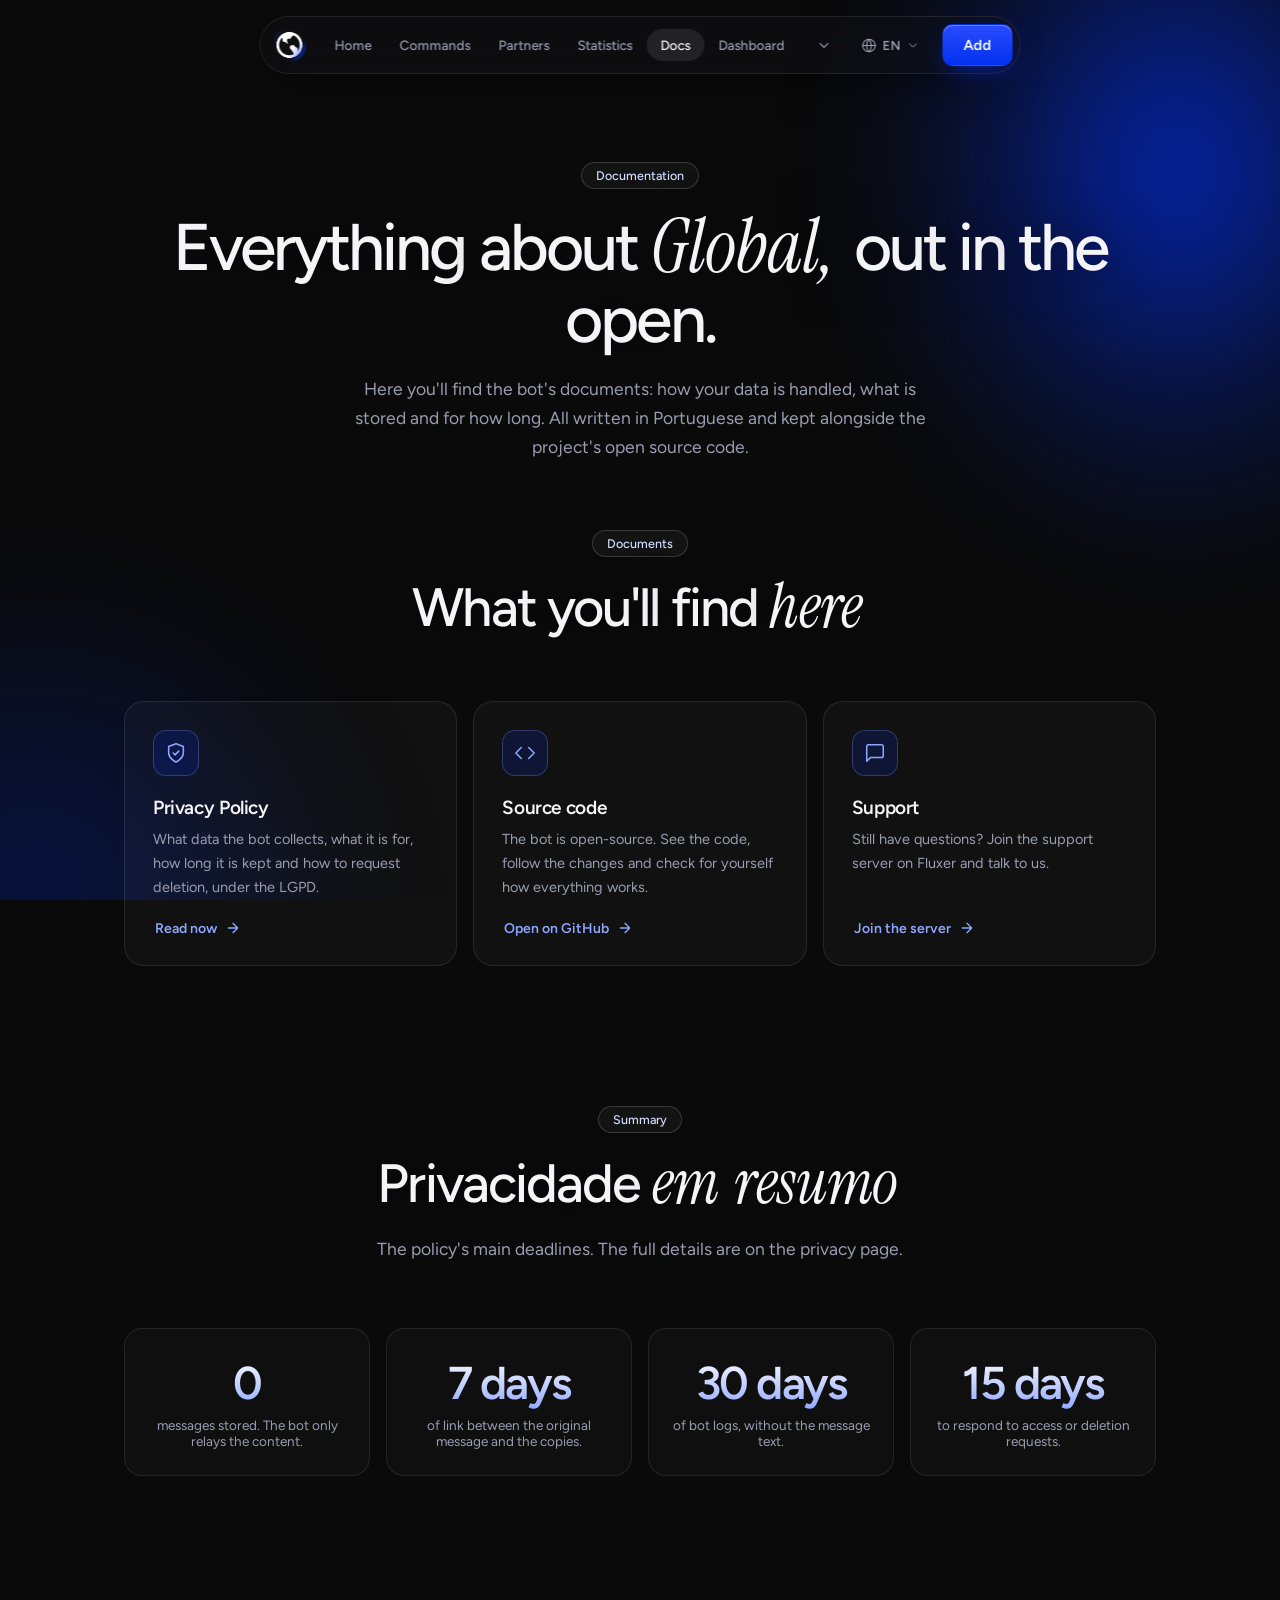
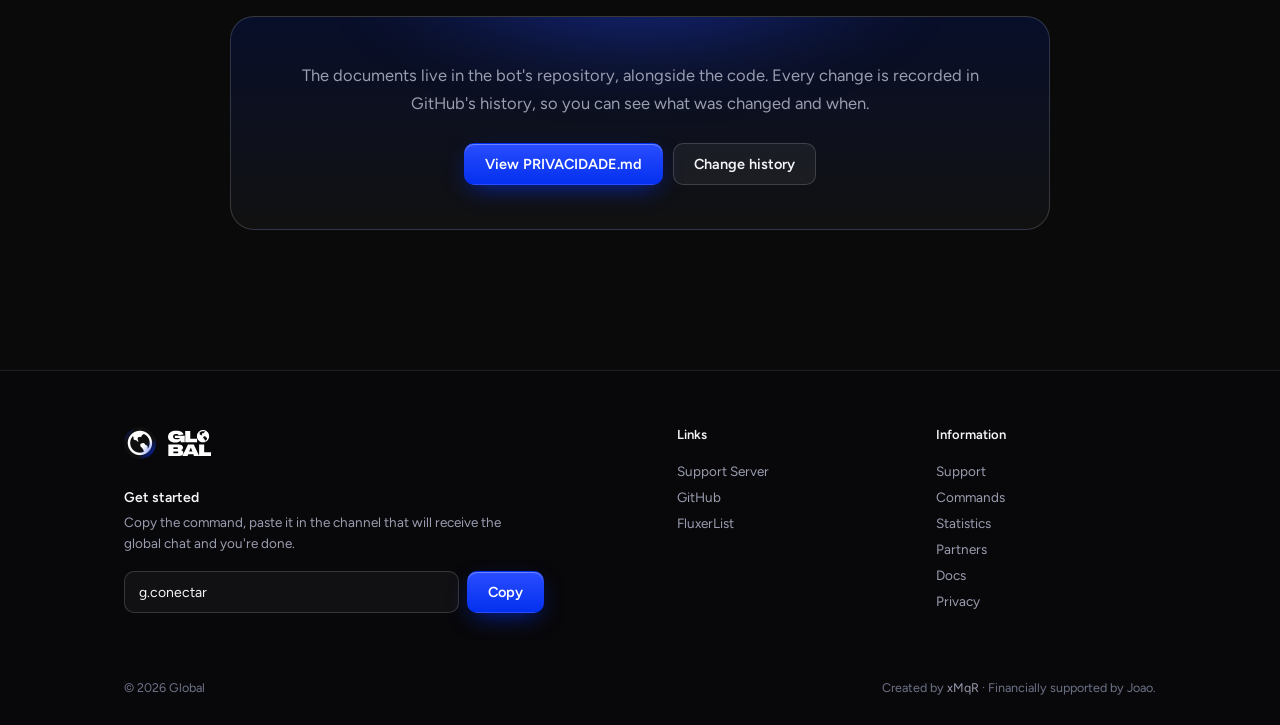
<file: docs/index.html>
<!DOCTYPE html>
<html lang="pt-BR">
<head>
<meta charset="UTF-8">
<meta name="viewport" content="width=device-width, initial-scale=1">
<meta name="description" content="Documentação do Global: privacidade, código aberto e suporte.">
<meta name="theme-color" content="#0a0a0a">
<meta property="og:type" content="website">
<meta property="og:site_name" content="Global">
<meta property="og:title" content="Documentação · Global">
<meta property="og:description" content="Documentação do Global: privacidade, código aberto e suporte.">
<meta property="og:url" content="https://docs.globalbot.site/">
<meta property="og:image" content="https://globalbot.site/assets/og.png">
<meta property="og:image:width" content="1200">
<meta property="og:image:height" content="630">
<meta name="twitter:card" content="summary_large_image">
<meta name="twitter:image" content="https://globalbot.site/assets/og.png">
<title>Documentação · Global</title>
<link rel="icon" type="image/png" href="assets/global.png">
<link rel="preconnect" href="https://fonts.googleapis.com">
<link rel="preconnect" href="https://fonts.gstatic.com" crossorigin>
<link href="https://fonts.googleapis.com/css2?family=Figtree:wght@400;500;600;700;800&family=Instrument+Serif:ital@0;1&display=swap" rel="stylesheet">
<link rel="stylesheet" href="css/core.css">
<link rel="stylesheet" href="css/docs.css">
<style id="more-css">
.more{position:relative;margin-left:2px}
.more-btn{display:grid;place-items:center;width:34px;height:34px;border-radius:50%;color:var(--muted);transition:color .25s ease,background .25s ease}
.more-btn:hover,.more.open .more-btn{color:var(--ink);background:rgba(255,255,255,.08)}
.more-btn .chev{width:15px;height:15px;fill:none;stroke:currentColor;stroke-width:2;stroke-linecap:round;stroke-linejoin:round;transition:transform .4s var(--ease)}
.more.open .chev{transform:rotate(180deg)}
.more-menu{position:absolute;top:calc(100% + 14px);right:-40px;width:230px;padding:8px;border-radius:16px;background:rgba(14,14,18,.97);border:1px solid var(--line-2);backdrop-filter:blur(18px);-webkit-backdrop-filter:blur(18px);box-shadow:0 24px 60px -20px rgba(0,0,0,.8);opacity:0;transform:translateY(-8px) scale(.96);transform-origin:top right;pointer-events:none;transition:opacity .25s ease,transform .35s var(--ease);z-index:90}
.more.open .more-menu{opacity:1;transform:none;pointer-events:auto}
.more-title{display:block;padding:8px 12px 6px;font-size:11px;font-weight:600;letter-spacing:.08em;text-transform:uppercase;color:var(--muted);opacity:.7}
.more-menu a{display:flex;align-items:center;justify-content:space-between;padding:10px 12px;border-radius:10px;font-size:14px;color:var(--muted);opacity:0;transform:translateY(-4px);transition:background .2s ease,color .2s ease,padding .3s var(--ease),opacity .3s ease,transform .35s var(--ease)}
.more.open .more-menu a{opacity:1;transform:none;transition-delay:calc(var(--i)*28ms)}
.more-menu a:hover{background:rgba(255,255,255,.08);color:var(--ink);padding-left:16px;transition-delay:0s}
.more-menu a svg{width:14px;height:14px;fill:none;stroke:currentColor;stroke-width:2;stroke-linecap:round;stroke-linejoin:round;opacity:.6}
@media (max-width:980px){.more-menu{right:auto;left:-8px;transform-origin:top left}}
</style>
</head>
<body>
<div class="ambient"></div>
<div class="cursor" id="cursor"></div>
<div class="progress" id="progress"></div>

<nav class="nav" id="nav" aria-label="Principal">
  <a class="brand" href="https://globalbot.site/" aria-label="Global — início"><img src="assets/icon.svg" alt="Global" width="34" height="34"></a>
  <div class="nav-links" id="nav-links">
    <span class="nav-ind" id="nav-ind"></span>
    <a href="https://globalbot.site/">Início</a>
    <a href="https://globalbot.site/comandos">Comandos</a>
    <a href="https://globalbot.site/parceiros">Parceiros</a>
    <a href="https://globalbot.site/estatisticas">Estatísticas</a>
    <a href="https://docs.globalbot.site" class="active">Docs</a>
    <a href="https://dash.globalbot.site">Painel</a>
  </div>
  <div class="more" id="more">
    <button class="more-btn" id="more-btn" type="button" aria-haspopup="true" aria-expanded="false" aria-controls="more-menu" aria-label="Mais páginas"><svg class="chev" viewBox="0 0 24 24" aria-hidden="true"><path d="m6 9 6 6 6-6"/></svg></button>
    <div class="more-menu" id="more-menu" role="menu" aria-label="Mais páginas">
      <span class="more-title">Páginas</span>
      <a role="menuitem" style="--i:0" href="https://globalbot.site/">Início</a>
      <a role="menuitem" style="--i:1" href="https://globalbot.site/comandos">Comandos</a>
      <a role="menuitem" style="--i:2" href="https://globalbot.site/parceiros">Parceiros</a>
      <a role="menuitem" style="--i:3" href="https://globalbot.site/estatisticas">Estatísticas</a>
      <a role="menuitem" style="--i:4" href="https://docs.globalbot.site">Docs</a>
      <a role="menuitem" style="--i:5" href="https://dash.globalbot.site">Painel</a>
      <a role="menuitem" style="--i:6" href="https://support.globalbot.site">Suporte</a>
      <a role="menuitem" style="--i:7" href="https://globalbot.site/privacidade">Privacidade</a>
      <a role="menuitem" style="--i:8" href="https://fluxerlist.com/bots/global" target="_blank" rel="noopener noreferrer">FluxerList<svg viewBox="0 0 24 24" aria-hidden="true"><path d="M7 17 17 7M8 7h9v9"/></svg></a>
    </div>
  </div>
  <div class="lang" id="lang">
    <button class="lang-btn" id="lang-btn" type="button" aria-haspopup="listbox" aria-expanded="false" aria-controls="lang-menu" aria-label="Idioma"><svg viewBox="0 0 24 24" aria-hidden="true"><circle cx="12" cy="12" r="10"/><path d="M2 12h20"/><path d="M12 2a15 15 0 0 1 0 20 15 15 0 0 1 0-20Z"/></svg><span id="lang-cur">PT</span><svg class="chev" viewBox="0 0 24 24" aria-hidden="true"><path d="m6 9 6 6 6-6"/></svg></button>
    <ul class="lang-menu" id="lang-menu" role="listbox" aria-label="Idioma">
      <li><button type="button" role="option" data-lang="pt" aria-selected="true">Português</button></li>
      <li><button type="button" role="option" data-lang="en" aria-selected="false">English</button></li>
      <li><button type="button" role="option" data-lang="es" aria-selected="false">Español</button></li>
    </ul>
  </div>
  <a class="btn btn-primary" data-magnetic href="https://web.fluxer.app/oauth2/authorize?client_id=1562253521942745089&amp;scope=bot&amp;permissions=4503600164629568">Adicionar</a>
  <button class="nav-toggle" id="nav-toggle" type="button" aria-label="Abrir menu" aria-expanded="false" aria-controls="nav-links"><span></span></button>
</nav>

<main class="page">
  <section class="hero phero2">
    <div class="wrap">
      <span class="label" data-reveal="up">Documentação</span>
      <h1 data-split>Tudo sobre o <em>Global,</em> às claras.</h1>
      <p class="lead" data-reveal="up" style="--d:380ms">Aqui ficam os documentos do bot: como os seus dados são tratados, o que é guardado e por quanto tempo. Tudo escrito em português e mantido junto com o código aberto do projeto.</p>
    </div>
  </section>

  <section class="section" style="padding-top:20px" id="documentos">
    <div class="wrap">
      <div class="head center">
        <span class="label" data-reveal="up">Documentos</span>
        <h2 class="title" data-split>O que você encontra <em>por aqui</em></h2>
      </div>
      <div class="doc-grid">
        <a class="card doc-card" data-tilt data-reveal="tilt" style="--d:0ms" href="/privacidade"><div class="ico"><svg viewBox="0 0 24 24"><path d="M12 22s8-4 8-10V5l-8-3-8 3v7c0 6 8 10 8 10Z"/><path d="m9 12 2 2 4-4"/></svg></div><h3>Política de Privacidade</h3><p>Quais dados o bot coleta, para que servem, por quanto tempo ficam guardados e como pedir a exclusão, conforme a LGPD.</p><span class="more">Ler agora <svg viewBox="0 0 24 24" aria-hidden="true"><path d="M5 12h14M12 5l7 7-7 7"/></svg></span></a>
        <a class="card doc-card" data-tilt data-reveal="tilt" style="--d:90ms" href="https://github.com/Global-APP/global" target="_blank" rel="noopener noreferrer"><div class="ico"><svg viewBox="0 0 24 24"><path d="m16 18 6-6-6-6"/><path d="m8 6-6 6 6 6"/></svg></div><h3>Código-fonte</h3><p>O bot é open-source. Veja o código, acompanhe as mudanças e confira por conta própria como tudo funciona.</p><span class="more">Abrir no GitHub <svg viewBox="0 0 24 24" aria-hidden="true"><path d="M5 12h14M12 5l7 7-7 7"/></svg></span></a>
        <a class="card doc-card" data-tilt data-reveal="tilt" style="--d:180ms" href="https://fluxer.gg/hDYAW1OU" target="_blank" rel="noopener noreferrer"><div class="ico"><svg viewBox="0 0 24 24"><path d="M21 15a2 2 0 0 1-2 2H7l-4 4V5a2 2 0 0 1 2-2h14a2 2 0 0 1 2 2Z"/></svg></div><h3>Suporte</h3><p>Ficou com alguma dúvida? Entre no servidor de suporte no Fluxer e fale com a gente.</p><span class="more">Entrar no servidor <svg viewBox="0 0 24 24" aria-hidden="true"><path d="M5 12h14M12 5l7 7-7 7"/></svg></span></a>
      </div>
    </div>
  </section>

  <section class="section" style="padding-top:0" id="resumo">
    <div class="wrap">
      <div class="head center">
        <span class="label" data-reveal="up">Resumo</span>
        <h2 class="title" data-split>Privacidade <em>em resumo</em></h2>
        <p class="lead" data-reveal="up" style="--d:300ms">Os prazos principais da política. Os detalhes completos estão na página de privacidade.</p>
      </div>
      <div class="stats">
        <div class="stat" data-reveal="zoom"><b>0</b><span>mensagens guardadas. O bot só retransmite o conteúdo.</span></div>
        <div class="stat" data-reveal="zoom" style="--d:90ms"><b>7 dias</b><span>de vínculo entre a mensagem original e as cópias.</span></div>
        <div class="stat" data-reveal="zoom" style="--d:180ms"><b>30 dias</b><span>de registros do bot, sem o texto das mensagens.</span></div>
        <div class="stat" data-reveal="zoom" style="--d:270ms"><b>15 dias</b><span>para responder pedidos de acesso ou exclusão.</span></div>
      </div>
    </div>
  </section>

  <section class="section" style="padding-top:0" id="aberto">
    <div class="wrap">
      <div class="open-box" data-reveal="up">
        <p>Os documentos ficam no repositório do bot, junto com o código. Cada mudança fica registrada no histórico do GitHub, então você pode ver o que foi alterado e quando.</p>
        <div class="acts">
          <a class="btn btn-primary" data-magnetic href="https://github.com/Global-APP/global/blob/main/PRIVACIDADE.md" target="_blank" rel="noopener noreferrer">Ver PRIVACIDADE.md</a>
          <a class="btn btn-line" href="https://github.com/Global-APP/global/commits/main/PRIVACIDADE.md" target="_blank" rel="noopener noreferrer">Histórico de mudanças</a>
        </div>
      </div>
    </div>
  </section>
</main>

<footer class="footer">
  <div class="foot">
    <div class="foot-brand">
      <div class="logo-row"><img class="mark" src="assets/icon.svg" alt="" width="32" height="32"><img class="word" src="assets/wordmark.svg" alt="Global" width="43" height="26"></div>
      <h4>Comece agora</h4>
      <p>Copie o comando, cole no canal que vai receber o chat global e pronto.</p>
      <form class="copy" id="copy-form">
        <input id="copy-input" type="text" value="g.conectar" readonly aria-label="Comando para conectar">
        <button class="btn btn-primary" type="submit" id="copy-btn">Copiar</button>
      </form>
    </div>
    <div class="foot-col"><h5>Links</h5><a href="https://fluxer.gg/hDYAW1OU">Servidor de Suporte</a><a href="https://github.com/Global-APP/global">GitHub</a><a href="https://fluxerlist.com/bots/global">FluxerList</a></div>
    <div class="foot-col"><h5>Informações</h5><a href="https://support.globalbot.site">Suporte</a><a href="https://globalbot.site/comandos">Comandos</a><a href="https://globalbot.site/estatisticas">Estatísticas</a><a href="https://globalbot.site/parceiros">Parceiros</a><a href="https://docs.globalbot.site">Docs</a><a href="https://globalbot.site/privacidade">Privacidade</a></div>
  </div>
  <div class="foot-bottom"><span>© <span id="year">2026</span> Global</span><span>Criado por <a href="https://github.com/Global-APP/global">xMqR</a> · Apoiado financeiramente por Joao.</span></div>
</footer>


<button class="top" id="top" type="button" aria-label="Voltar ao topo"><svg viewBox="0 0 24 24"><path d="M12 19V5M5 12l7-7 7 7"/></svg></button>
<div class="toast" id="toast" role="status" aria-live="polite"></div>
<script src="js/i18n-data.js" defer></script>
<script src="js/i18n.js" defer></script>
<script src="js/add-modal.js" defer></script>
<script src="js/core.js" defer></script>
<script id="more-js">
(function () {
  var box = document.getElementById('more');
  var btn = document.getElementById('more-btn');
  if (!box || !btn) return;
  function set(open) { box.classList.toggle('open', open); btn.setAttribute('aria-expanded', String(open)); }
  btn.addEventListener('click', function (e) { e.stopPropagation(); set(!box.classList.contains('open')); });
  document.addEventListener('click', function (e) { if (!box.contains(e.target)) set(false); });
  document.addEventListener('keydown', function (e) { if (e.key === 'Escape') set(false); });
  var lang = document.getElementById('lang-btn');
  if (lang) lang.addEventListener('click', function () { set(false); });
})();
</script>
</body>
</html>
</file>
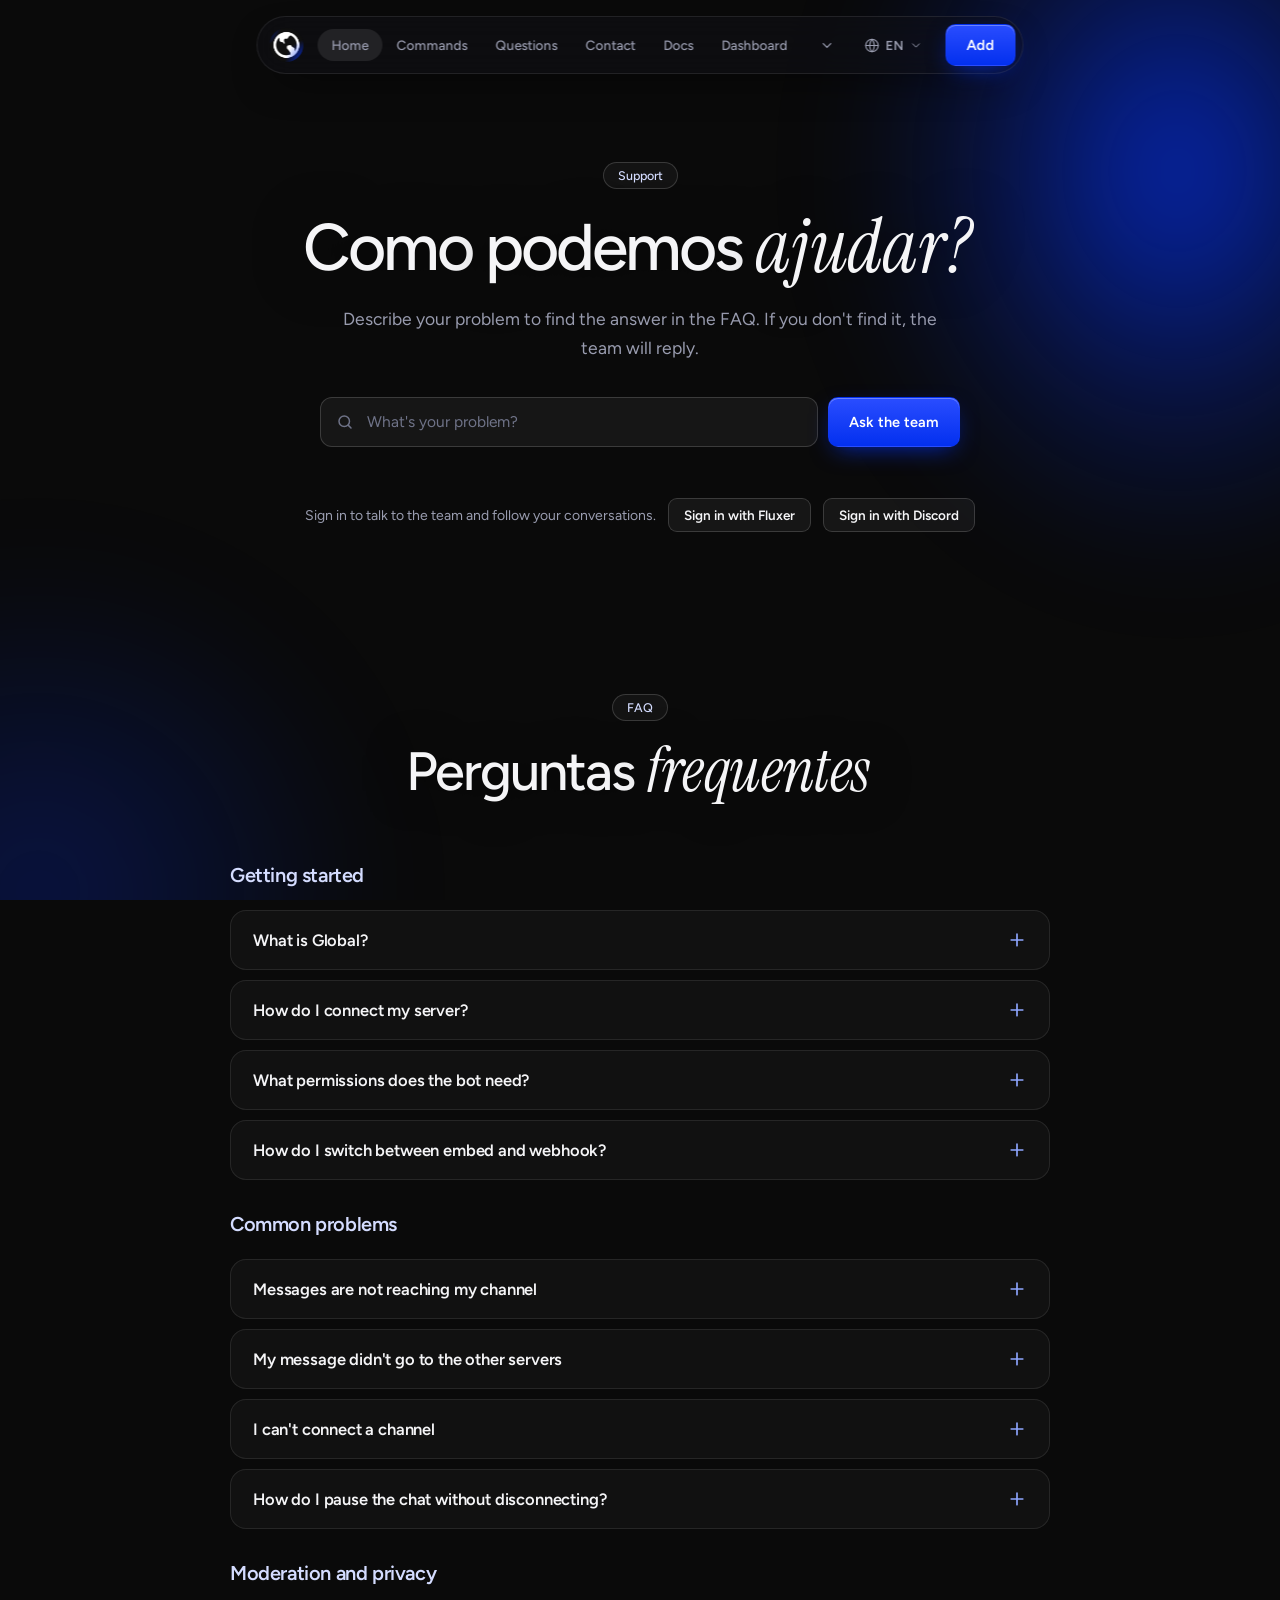
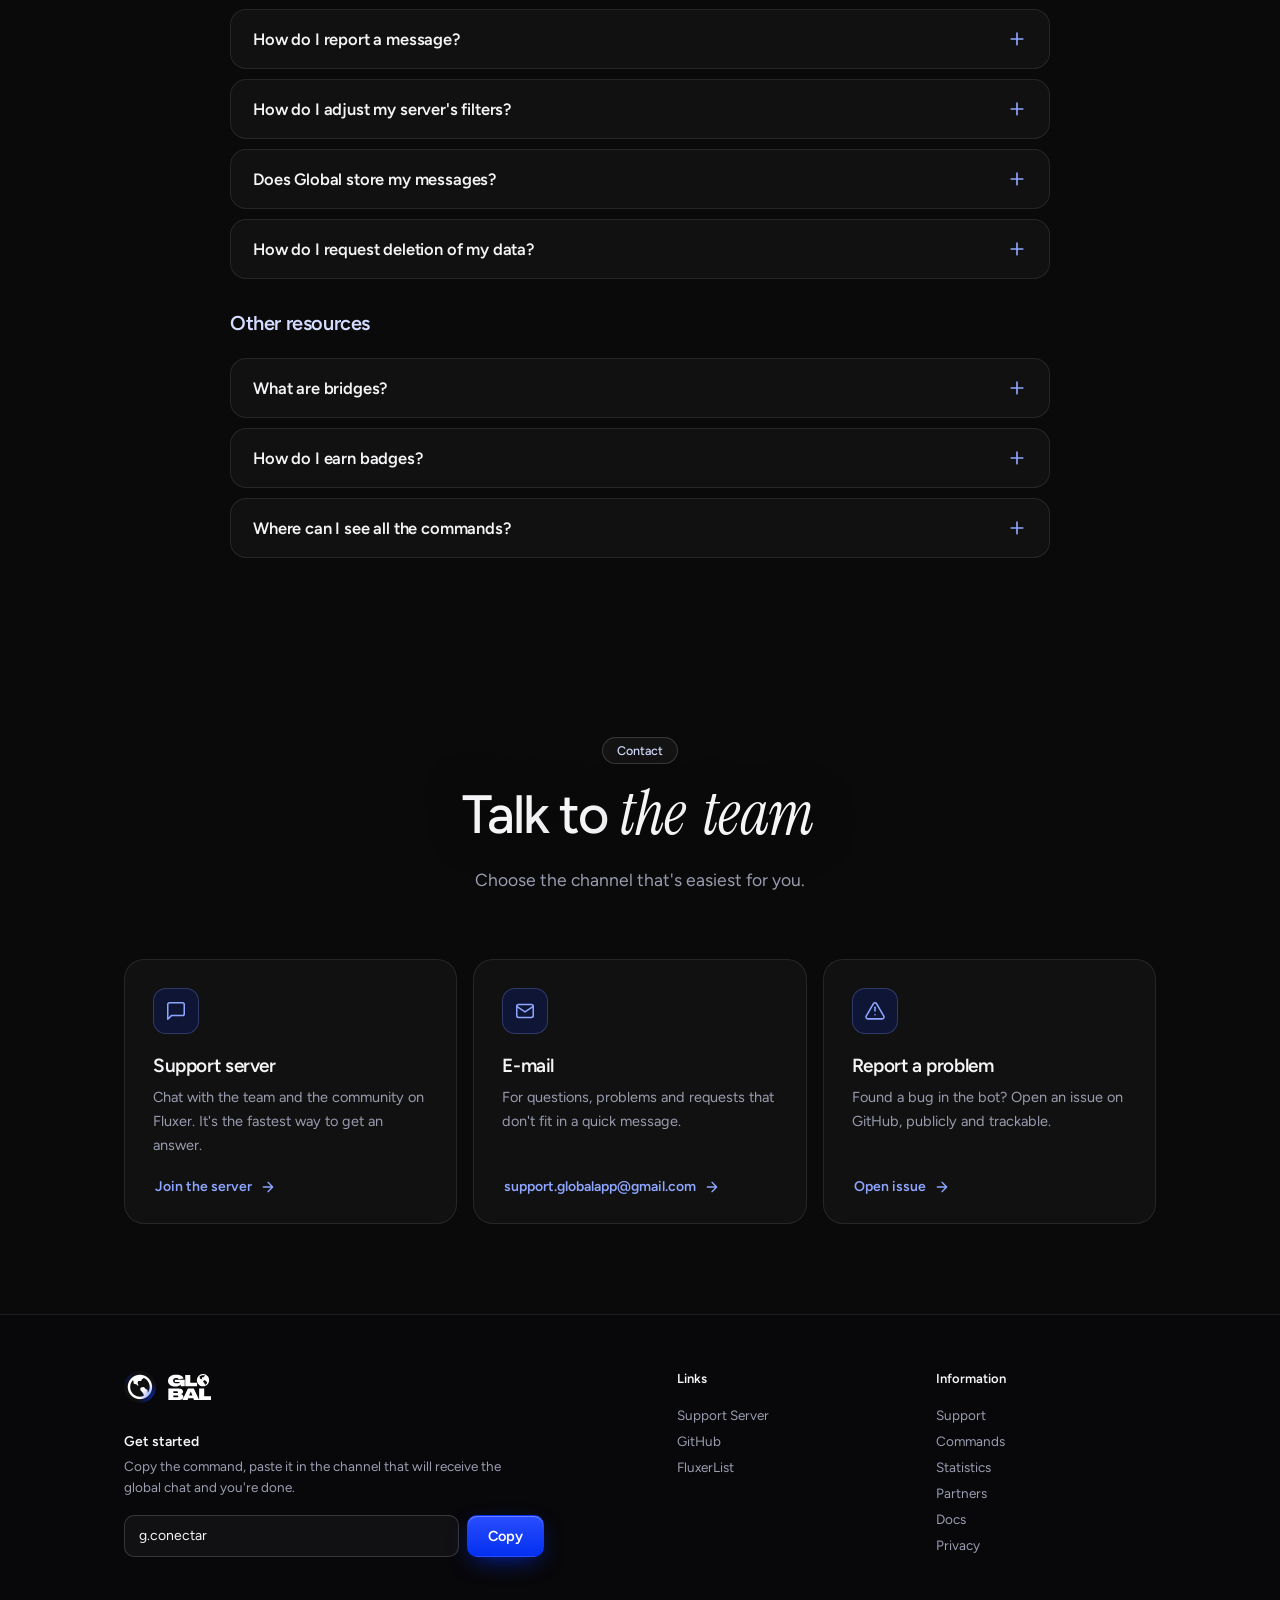
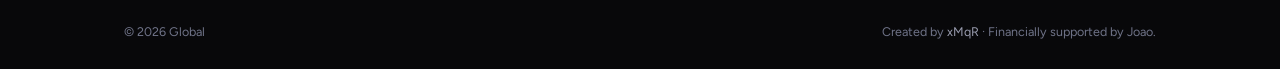
<file: support/index.html>
<!DOCTYPE html>
<html lang="pt-BR">
<head>
<meta charset="UTF-8">
<meta name="viewport" content="width=device-width, initial-scale=1">
<meta name="description" content="Central de suporte do Global: perguntas frequentes e contato com a equipe.">
<meta name="theme-color" content="#0a0a0a">
<meta property="og:type" content="website">
<meta property="og:site_name" content="Global">
<meta property="og:title" content="Suporte · Global">
<meta property="og:description" content="Central de suporte do Global: perguntas frequentes e contato com a equipe.">
<meta property="og:url" content="https://support.globalbot.site/">
<meta property="og:image" content="https://globalbot.site/assets/og.png">
<meta property="og:image:width" content="1200">
<meta property="og:image:height" content="630">
<meta name="twitter:card" content="summary_large_image">
<meta name="twitter:image" content="https://globalbot.site/assets/og.png">
<title>Suporte · Global</title>
<link rel="icon" type="image/png" href="assets/global.png">
<link rel="preconnect" href="https://fonts.googleapis.com">
<link rel="preconnect" href="https://fonts.gstatic.com" crossorigin>
<link href="https://fonts.googleapis.com/css2?family=Figtree:wght@400;500;600;700;800&family=Instrument+Serif:ital@0;1&display=swap" rel="stylesheet">
<link rel="stylesheet" href="css/core.css">
<link rel="stylesheet" href="css/support.css">
<style id="more-css">
.more{position:relative;margin-left:2px}
.more-btn{display:grid;place-items:center;width:34px;height:34px;border-radius:50%;color:var(--muted);transition:color .25s ease,background .25s ease}
.more-btn:hover,.more.open .more-btn{color:var(--ink);background:rgba(255,255,255,.08)}
.more-btn .chev{width:15px;height:15px;fill:none;stroke:currentColor;stroke-width:2;stroke-linecap:round;stroke-linejoin:round;transition:transform .4s var(--ease)}
.more.open .chev{transform:rotate(180deg)}
.more-menu{position:absolute;top:calc(100% + 14px);right:-40px;width:230px;padding:8px;border-radius:16px;background:rgba(14,14,18,.97);border:1px solid var(--line-2);backdrop-filter:blur(18px);-webkit-backdrop-filter:blur(18px);box-shadow:0 24px 60px -20px rgba(0,0,0,.8);opacity:0;transform:translateY(-8px) scale(.96);transform-origin:top right;pointer-events:none;transition:opacity .25s ease,transform .35s var(--ease);z-index:90}
.more.open .more-menu{opacity:1;transform:none;pointer-events:auto}
.more-title{display:block;padding:8px 12px 6px;font-size:11px;font-weight:600;letter-spacing:.08em;text-transform:uppercase;color:var(--muted);opacity:.7}
.more-menu a{display:flex;align-items:center;justify-content:space-between;padding:10px 12px;border-radius:10px;font-size:14px;color:var(--muted);opacity:0;transform:translateY(-4px);transition:background .2s ease,color .2s ease,padding .3s var(--ease),opacity .3s ease,transform .35s var(--ease)}
.more.open .more-menu a{opacity:1;transform:none;transition-delay:calc(var(--i)*28ms)}
.more-menu a:hover{background:rgba(255,255,255,.08);color:var(--ink);padding-left:16px;transition-delay:0s}
.more-menu a svg{width:14px;height:14px;fill:none;stroke:currentColor;stroke-width:2;stroke-linecap:round;stroke-linejoin:round;opacity:.6}
@media (max-width:980px){.more-menu{right:auto;left:-8px;transform-origin:top left}}
</style>
</head>
<body>
<div class="ambient"></div>
<div class="cursor" id="cursor"></div>
<div class="progress" id="progress"></div>

<nav class="nav" id="nav" aria-label="Principal">
  <a class="brand" href="https://globalbot.site/" aria-label="Global — início"><img src="assets/icon.svg" alt="Global" width="34" height="34"></a>
  <div class="nav-links" id="nav-links">
    <span class="nav-ind" id="nav-ind"></span>
    <a href="https://globalbot.site/">Início</a>
    <a href="https://globalbot.site/comandos">Comandos</a>
    <a href="#faq">Perguntas</a>
    <a href="#contato">Contato</a>
    <a href="https://docs.globalbot.site">Docs</a>
    <a href="https://dash.globalbot.site">Painel</a>
  </div>
  <div class="more" id="more">
    <button class="more-btn" id="more-btn" type="button" aria-haspopup="true" aria-expanded="false" aria-controls="more-menu" aria-label="Mais páginas"><svg class="chev" viewBox="0 0 24 24" aria-hidden="true"><path d="m6 9 6 6 6-6"/></svg></button>
    <div class="more-menu" id="more-menu" role="menu" aria-label="Mais páginas">
      <span class="more-title">Páginas</span>
      <a role="menuitem" style="--i:0" href="https://globalbot.site/">Início</a>
      <a role="menuitem" style="--i:1" href="https://globalbot.site/comandos">Comandos</a>
      <a role="menuitem" style="--i:2" href="https://globalbot.site/parceiros">Parceiros</a>
      <a role="menuitem" style="--i:3" href="https://globalbot.site/estatisticas">Estatísticas</a>
      <a role="menuitem" style="--i:4" href="https://docs.globalbot.site">Docs</a>
      <a role="menuitem" style="--i:5" href="https://dash.globalbot.site">Painel</a>
      <a role="menuitem" style="--i:6" href="https://support.globalbot.site">Suporte</a>
      <a role="menuitem" style="--i:7" href="https://globalbot.site/privacidade">Privacidade</a>
      <a role="menuitem" style="--i:8" href="https://fluxerlist.com/bots/global" target="_blank" rel="noopener noreferrer">FluxerList<svg viewBox="0 0 24 24" aria-hidden="true"><path d="M7 17 17 7M8 7h9v9"/></svg></a>
    </div>
  </div>
  <div class="lang" id="lang">
    <button class="lang-btn" id="lang-btn" type="button" aria-haspopup="listbox" aria-expanded="false" aria-controls="lang-menu" aria-label="Idioma"><svg viewBox="0 0 24 24" aria-hidden="true"><circle cx="12" cy="12" r="10"/><path d="M2 12h20"/><path d="M12 2a15 15 0 0 1 0 20 15 15 0 0 1 0-20Z"/></svg><span id="lang-cur">PT</span><svg class="chev" viewBox="0 0 24 24" aria-hidden="true"><path d="m6 9 6 6 6-6"/></svg></button>
    <ul class="lang-menu" id="lang-menu" role="listbox" aria-label="Idioma">
      <li><button type="button" role="option" data-lang="pt" aria-selected="true">Português</button></li>
      <li><button type="button" role="option" data-lang="en" aria-selected="false">English</button></li>
      <li><button type="button" role="option" data-lang="es" aria-selected="false">Español</button></li>
    </ul>
  </div>
  <a class="btn btn-primary" data-magnetic href="https://web.fluxer.app/oauth2/authorize?client_id=1562253521942745089&amp;scope=bot&amp;permissions=4503600164629568">Adicionar</a>
  <button class="nav-toggle" id="nav-toggle" type="button" aria-label="Abrir menu" aria-expanded="false" aria-controls="nav-links"><span></span></button>
</nav>

<main class="page">
  <section class="hero phero2 shero" id="inicio">
    <div class="wrap">
      <span class="label" data-reveal="up">Suporte</span>
      <h1 data-split>Como podemos <em>ajudar?</em></h1>
      <p class="lead" data-reveal="up" style="--d:380ms">Descreva o seu problema para achar a resposta nas perguntas frequentes. Se não encontrar, a equipe responde.</p>
      <form class="ask-form" id="search-form" role="search" data-reveal="up" style="--d:500ms">
        <label class="ask-form__field">
          <svg class="icon" aria-hidden="true"><use href="#search"/></svg>
          <input id="search-input" type="search" placeholder="Qual é o seu problema?" autocomplete="off" aria-label="Qual é o seu problema?">
        </label>
        <button class="btn btn-primary" type="submit">Perguntar à equipe</button>
      </form>
      <p class="ask-form__count" id="search-count" role="status"></p>
      <div class="session" id="session-bar"></div>
      <p class="session__error" id="session-error" role="alert"></p>
    </div>
  </section>

  <section class="section ssec" id="conversas" data-auth hidden>
    <div class="wrap">
      <div class="head center">
        <span class="label" data-reveal="up">Conversas</span>
        <h2 class="title" data-split>Suas <em>conversas</em></h2>
        <p class="lead" data-staff hidden>Todas as conversas iniciadas pelos usuários. Abra uma para responder ou mudar o status.</p>
      </div>
      <div class="tabs" id="conv-tabs" role="tablist" aria-label="Filtrar por status">
        <button class="tabs__button is-active" type="button" data-filter="todas">Todas</button>
        <button class="tabs__button" type="button" data-filter="aberta">Abertas</button>
        <button class="tabs__button" type="button" data-filter="andamento">Em andamento</button>
        <button class="tabs__button" type="button" data-filter="resolvida">Resolvidas</button>
      </div>
      <div class="conv-list" id="conv-list"></div>
      <p class="conv-empty" id="conv-empty" hidden></p>
    </div>
  </section>

  <section class="section ssec" id="faq">
    <div class="wrap">
      <div class="head center">
        <span class="label" data-reveal="up">FAQ</span>
        <h2 class="title" data-split>Perguntas <em>frequentes</em></h2>
      </div>
      <div class="faq" id="faq-list"></div>
      <div class="faq__empty" id="faq-empty" hidden>
        <p>Não encontramos nada com esse texto.</p>
        <button class="btn btn-primary" type="button" data-ask>Perguntar à equipe</button>
      </div>
    </div>
  </section>

  <section class="section ssec" id="contato">
    <div class="wrap">
      <div class="head center">
        <span class="label" data-reveal="up">Contato</span>
        <h2 class="title" data-split>Fale com <em>a equipe</em></h2>
        <p class="lead" data-reveal="up" style="--d:300ms">Escolha o canal que for mais fácil para você.</p>
      </div>
      <div class="doc-grid">
        <a class="card doc-card" data-tilt data-reveal="tilt" style="--d:0ms" href="https://fluxer.gg/hDYAW1OU" target="_blank" rel="noopener noreferrer"><div class="ico"><svg viewBox="0 0 24 24"><path d="M21 15a2 2 0 0 1-2 2H7l-4 4V5a2 2 0 0 1 2-2h14a2 2 0 0 1 2 2Z"/></svg></div><h3>Servidor de suporte</h3><p>Converse com a equipe e com a comunidade no Fluxer. É o jeito mais rápido de tirar uma dúvida.</p><span class="more">Entrar no servidor <svg viewBox="0 0 24 24" aria-hidden="true"><path d="M5 12h14M12 5l7 7-7 7"/></svg></span></a>
        <a class="card doc-card" data-tilt data-reveal="tilt" style="--d:90ms" href="mailto:support.globalapp@gmail.com"><div class="ico"><svg viewBox="0 0 24 24"><rect x="3" y="5" width="18" height="14" rx="2"/><path d="m3 7 9 6 9-6"/></svg></div><h3>E-mail</h3><p>Para dúvidas, problemas e pedidos que não cabem em uma mensagem rápida.</p><span class="more">support.globalapp@gmail.com <svg viewBox="0 0 24 24" aria-hidden="true"><path d="M5 12h14M12 5l7 7-7 7"/></svg></span></a>
        <a class="card doc-card" data-tilt data-reveal="tilt" style="--d:180ms" href="https://github.com/Global-APP/global/issues" target="_blank" rel="noopener noreferrer"><div class="ico"><svg viewBox="0 0 24 24"><path d="M12 8v4"/><path d="M12 16h.01"/><path d="M10.3 3.9 2.4 17.6A2 2 0 0 0 4.1 20.6h15.8a2 2 0 0 0 1.7-3L13.7 3.9a2 2 0 0 0-3.4 0Z"/></svg></div><h3>Reportar um problema</h3><p>Achou um erro no bot? Abra uma issue no GitHub, de forma pública e acompanhável.</p><span class="more">Abrir issue <svg viewBox="0 0 24 24" aria-hidden="true"><path d="M5 12h14M12 5l7 7-7 7"/></svg></span></a>
      </div>
    </div>
  </section>
</main>

<footer class="footer">
  <div class="foot">
    <div class="foot-brand">
      <div class="logo-row"><img class="mark" src="assets/icon.svg" alt="" width="32" height="32"><img class="word" src="assets/wordmark.svg" alt="Global" width="43" height="26"></div>
      <h4>Comece agora</h4>
      <p>Copie o comando, cole no canal que vai receber o chat global e pronto.</p>
      <form class="copy" id="copy-form">
        <input id="copy-input" type="text" value="g.conectar" readonly aria-label="Comando para conectar">
        <button class="btn btn-primary" type="submit" id="copy-btn">Copiar</button>
      </form>
    </div>
    <div class="foot-col"><h5>Links</h5><a href="https://fluxer.gg/hDYAW1OU">Servidor de Suporte</a><a href="https://github.com/Global-APP/global">GitHub</a><a href="https://fluxerlist.com/bots/global">FluxerList</a></div>
    <div class="foot-col"><h5>Informações</h5><a href="https://support.globalbot.site">Suporte</a><a href="https://globalbot.site/comandos">Comandos</a><a href="https://globalbot.site/estatisticas">Estatísticas</a><a href="https://globalbot.site/parceiros">Parceiros</a><a href="https://docs.globalbot.site">Docs</a><a href="https://globalbot.site/privacidade">Privacidade</a></div>
  </div>
  <div class="foot-bottom"><span>© <span id="year">2026</span> Global</span><span>Criado por <a href="https://github.com/Global-APP/global">xMqR</a> · Apoiado financeiramente por Joao.</span></div>
</footer>
<dialog class="ask" id="ask-dialog" aria-labelledby="ask-title">
    <div class="ask__box">
      <button class="iconbtn ask__close" type="button" data-ask-close aria-label="Fechar">
        <svg class="icon" aria-hidden="true"><use href="#close"/></svg>
      </button>

      <h2 class="ask__title" id="ask-title">Perguntar à equipe</h2>

      <div class="ask__login" id="ask-login" hidden>
        <p class="ask__text">Entre com a sua conta para a equipe poder responder e você acompanhar a conversa por aqui. A sua pergunta fica guardada enquanto você entra.</p>
        <div class="ask__actions">
          <a class="btn btn--fill" data-login="fluxer">Entrar com Fluxer</a>
          <a class="btn btn--line" data-login="discord">Entrar com Discord</a>
        </div>
        <p class="ask__text ask__text--small">Prefere não entrar? Fale no <a href="https://fluxer.gg/hDYAW1OU" target="_blank" rel="noopener noreferrer">servidor de suporte</a> ou por e-mail em <a href="mailto:support.globalapp@gmail.com">support.globalapp@gmail.com</a>.</p>
      </div>

      <form class="ask__form" id="ask-form" hidden>
        <p class="ask__text">Descreva o problema com calma. A equipe responde aqui mesmo, e você vê o status da conversa.</p>

        <label class="ask__label" for="ask-subject">Assunto</label>
        <input class="ask__input ask__input--line" id="ask-subject" type="text" maxlength="120" placeholder="Resumo do problema" required>

        <label class="ask__label" for="ask-question">Qual é o seu problema?</label>
        <textarea class="ask__input" id="ask-question" rows="5" maxlength="2000" placeholder="Descreva o que aconteceu, em qual servidor e o que você já tentou." required></textarea>

        <p class="ask__error" id="ask-error" role="alert"></p>

        <div class="ask__actions">
          <button class="btn btn--fill" type="submit" id="ask-send">Enviar para a equipe</button>
        </div>
      </form>
    </div>
  </dialog>
<dialog class="ask chat" id="chat-dialog" aria-labelledby="chat-title">
    <div class="ask__box chat__box">
      <button class="iconbtn ask__close" type="button" data-chat-close aria-label="Fechar">
        <svg class="icon" aria-hidden="true"><use href="#close"/></svg>
      </button>

      <div class="chat__head">
        <span class="chat__number" id="chat-number"></span>
        <h2 class="ask__title" id="chat-title"></h2>
        <div class="chat__status" id="chat-status"></div>
      </div>

      <div class="chat__controls" id="chat-controls" hidden>
        <span class="ask__label">Status</span>
        <button class="tabs__button" type="button" data-set-status="aberta">Aberta</button>
        <button class="tabs__button" type="button" data-set-status="andamento">Em andamento</button>
        <button class="tabs__button" type="button" data-set-status="resolvida">Resolvida</button>
      </div>

      <div class="chat__thread" id="chat-thread"></div>

      <form class="chat__form" id="chat-form">
        <textarea class="ask__input" id="chat-text" rows="3" maxlength="2000" placeholder="Escreva uma resposta" required></textarea>
        <div class="ask__actions">
          <button class="btn btn--fill" type="submit" id="chat-send">Enviar</button>
        </div>
      </form>
      <p class="chat__closed" id="chat-closed" hidden>Esta conversa foi resolvida. Se precisar de mais ajuda, abra uma nova pergunta.</p>
      <p class="ask__error" id="chat-error" role="alert"></p>
    </div>
  </dialog>

<button class="top" id="top" type="button" aria-label="Voltar ao topo"><svg viewBox="0 0 24 24"><path d="M12 19V5M5 12l7-7 7 7"/></svg></button>
<div class="toast" id="toast" role="status" aria-live="polite"></div>
<svg aria-hidden="true" style="position:absolute;width:0;height:0"><symbol id="plus" viewBox="0 0 24 24"><path d="M12 5v14M5 12h14"/></symbol><symbol id="close" viewBox="0 0 24 24"><path d="M6 6l12 12M18 6L6 18"/></symbol><symbol id="search" viewBox="0 0 24 24"><circle cx="11" cy="11" r="7"/><path d="m20 20-3.5-3.5"/></symbol></svg>
<script src="js/faq-data.js" defer></script>
<script src="js/support.js" defer></script>
<script src="js/api.js" defer></script>
<script src="js/conversas.js" defer></script>
<script src="js/i18n-data.js" defer></script>
<script src="js/i18n.js" defer></script>
<script src="js/add-modal.js" defer></script>
<script src="js/core.js" defer></script>
<script id="more-js">
(function () {
  var box = document.getElementById('more');
  var btn = document.getElementById('more-btn');
  if (!box || !btn) return;
  function set(open) { box.classList.toggle('open', open); btn.setAttribute('aria-expanded', String(open)); }
  btn.addEventListener('click', function (e) { e.stopPropagation(); set(!box.classList.contains('open')); });
  document.addEventListener('click', function (e) { if (!box.contains(e.target)) set(false); });
  document.addEventListener('keydown', function (e) { if (e.key === 'Escape') set(false); });
  var lang = document.getElementById('lang-btn');
  if (lang) lang.addEventListener('click', function () { set(false); });
})();
</script>
</body>
</html>
</file>
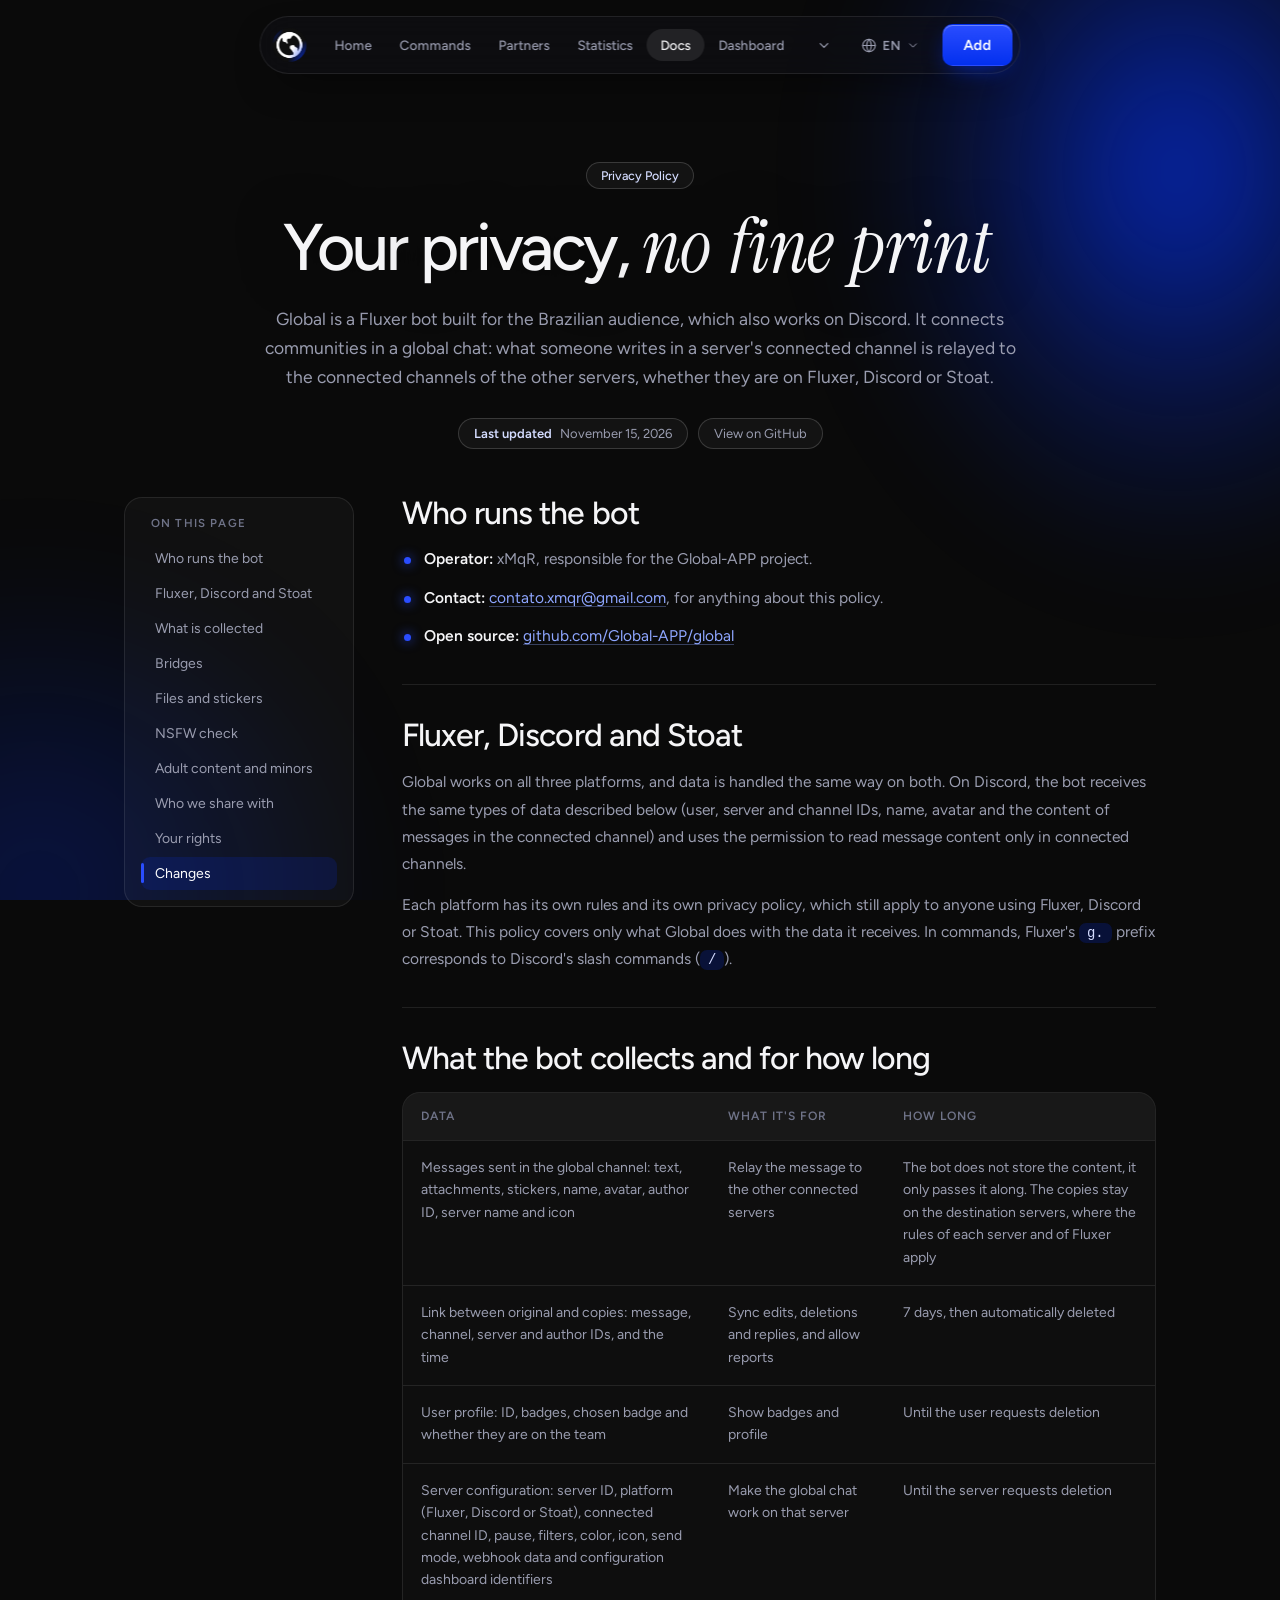
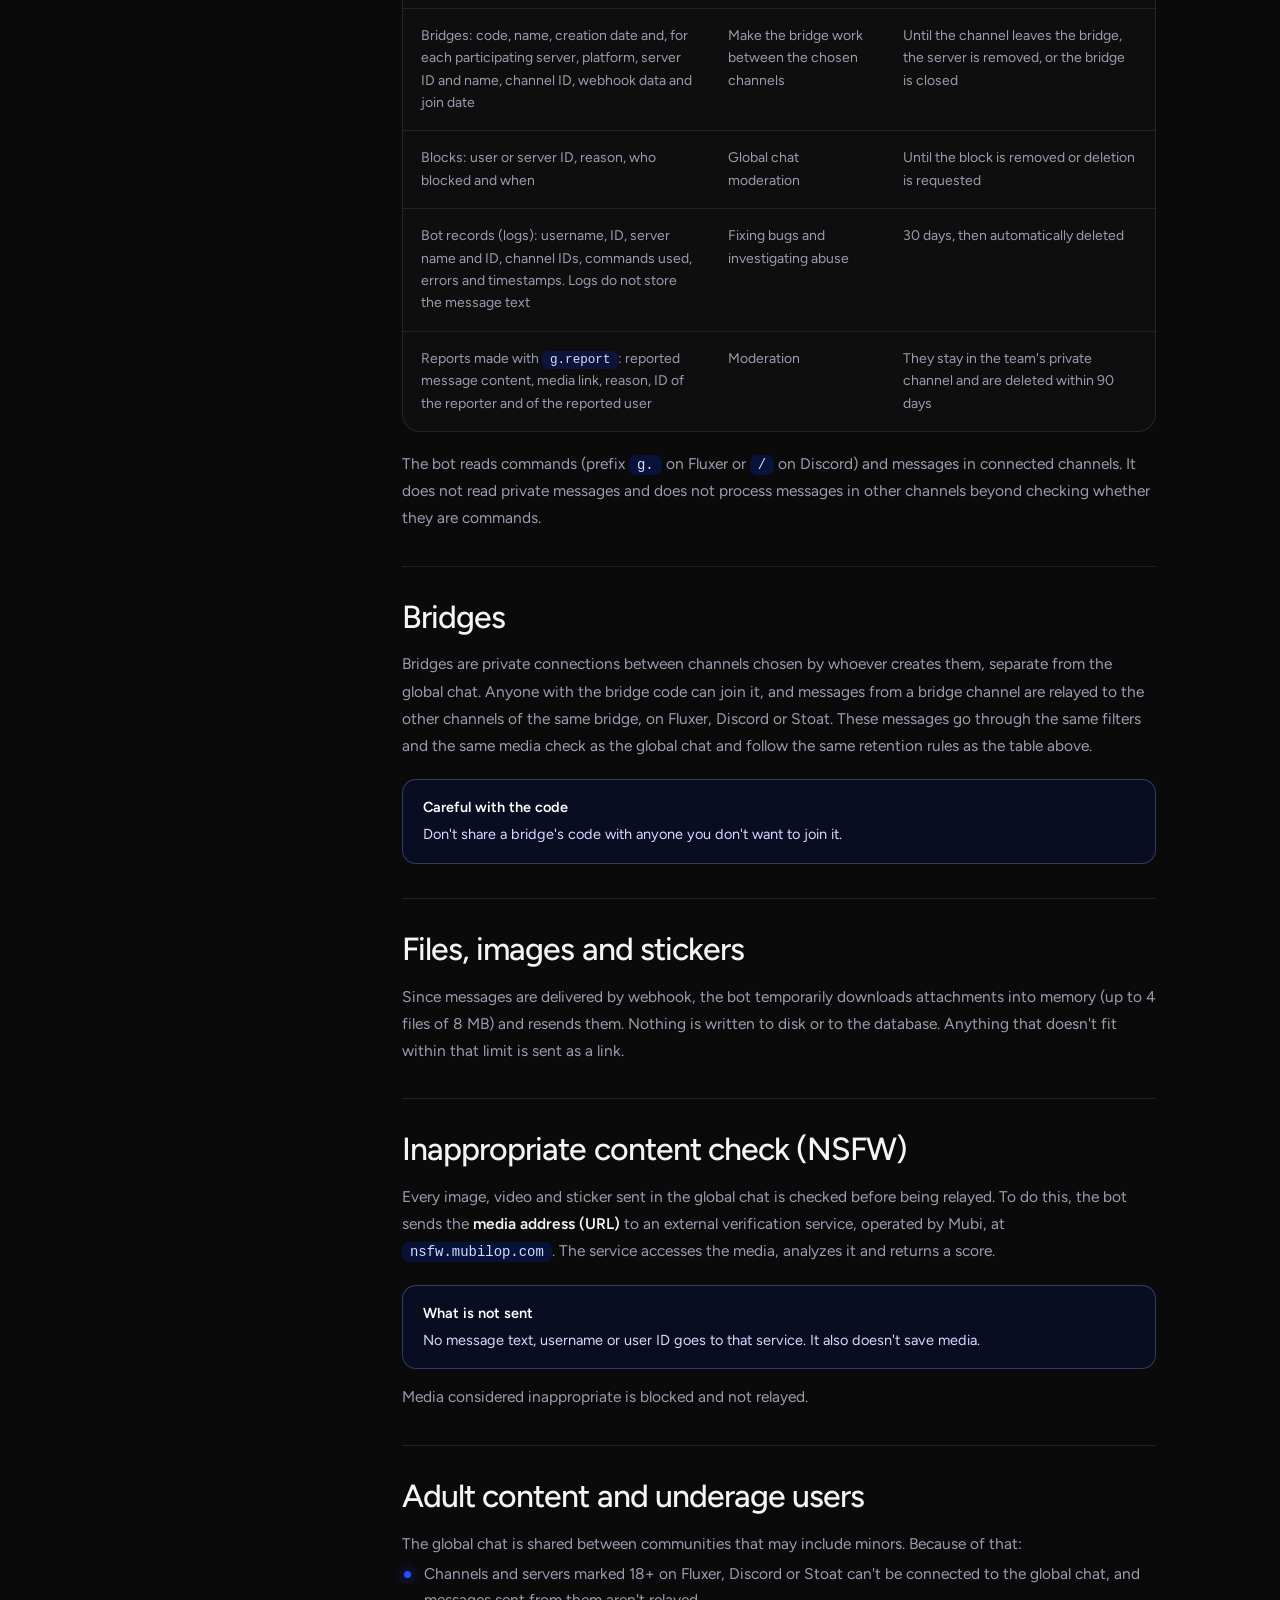
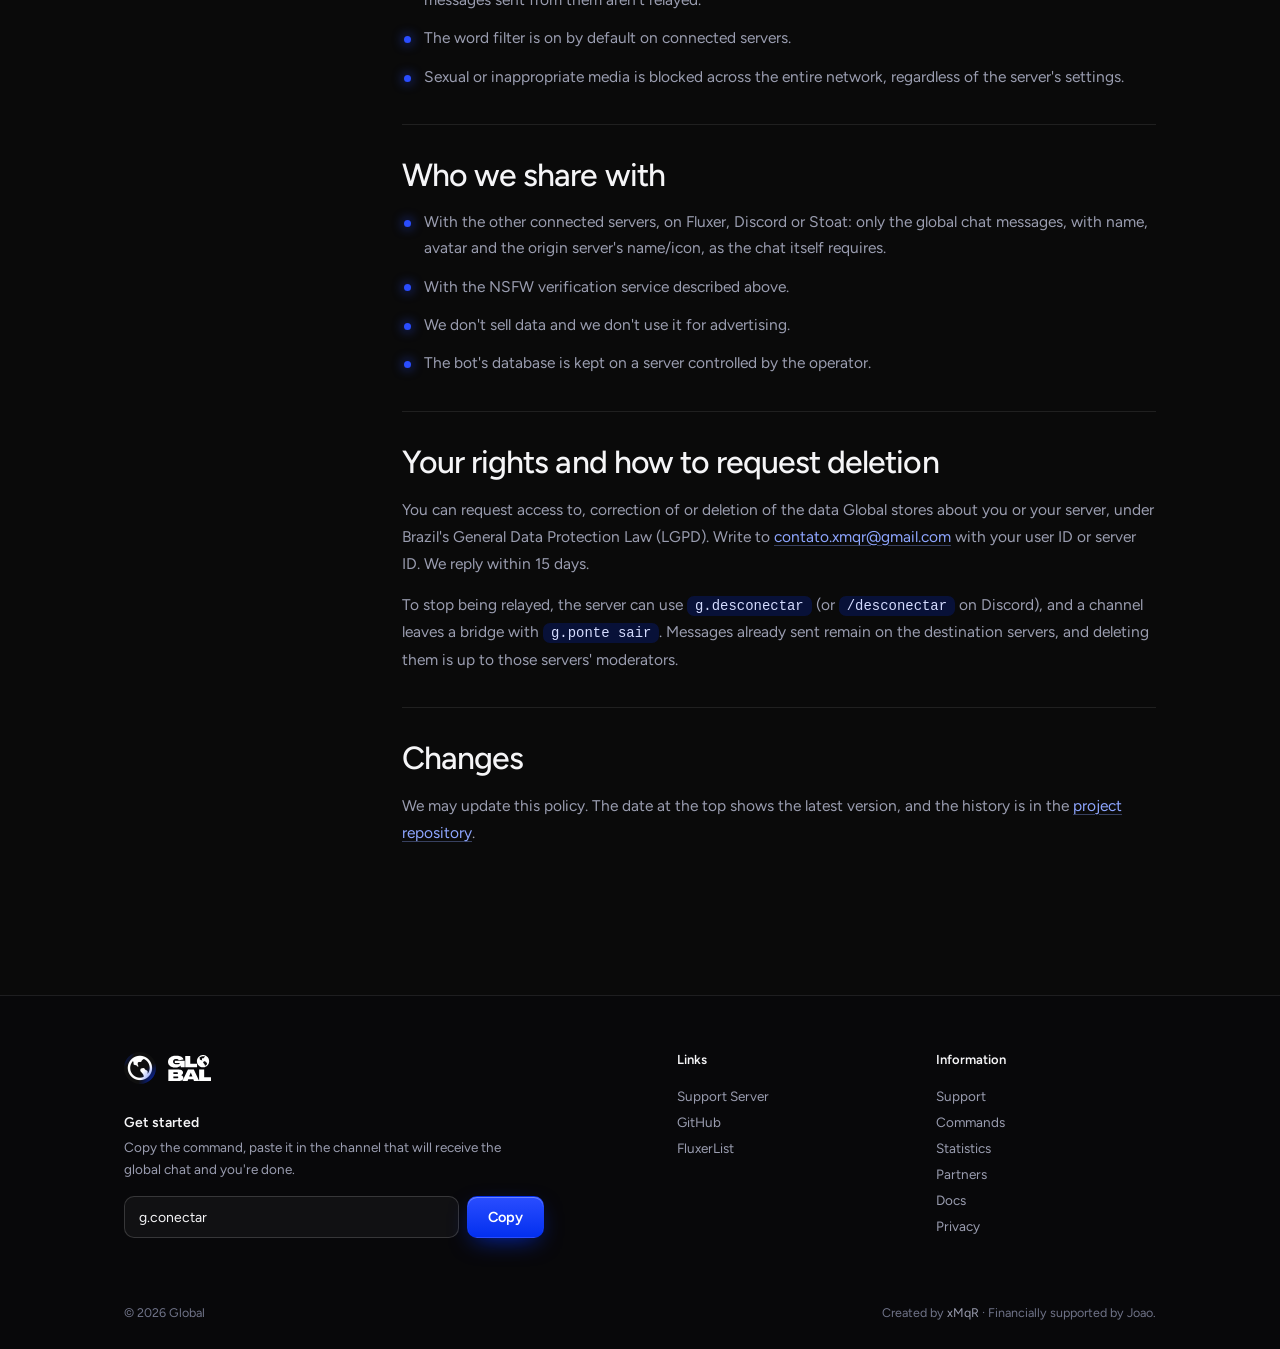
<file: docs/privacidade.html>
<!DOCTYPE html>
<html lang="pt-BR">
<head>
<meta charset="UTF-8">
<meta name="viewport" content="width=device-width, initial-scale=1">
<meta name="description" content="Política de Privacidade do bot Global: dados coletados, prazos e seus direitos.">
<meta name="theme-color" content="#0a0a0a">
<meta property="og:type" content="website">
<meta property="og:site_name" content="Global">
<meta property="og:title" content="Política de Privacidade · Global">
<meta property="og:description" content="Política de Privacidade do bot Global: dados coletados, prazos e seus direitos.">
<meta property="og:url" content="https://docs.globalbot.site/privacidade">
<meta property="og:image" content="https://globalbot.site/assets/og.png">
<meta property="og:image:width" content="1200">
<meta property="og:image:height" content="630">
<meta name="twitter:card" content="summary_large_image">
<meta name="twitter:image" content="https://globalbot.site/assets/og.png">
<title>Política de Privacidade · Global</title>
<link rel="icon" type="image/png" href="assets/global.png">
<link rel="preconnect" href="https://fonts.googleapis.com">
<link rel="preconnect" href="https://fonts.gstatic.com" crossorigin>
<link href="https://fonts.googleapis.com/css2?family=Figtree:wght@400;500;600;700;800&family=Instrument+Serif:ital@0;1&display=swap" rel="stylesheet">
<link rel="stylesheet" href="css/core.css">
<link rel="stylesheet" href="css/docs.css">
<style id="more-css">
.more{position:relative;margin-left:2px}
.more-btn{display:grid;place-items:center;width:34px;height:34px;border-radius:50%;color:var(--muted);transition:color .25s ease,background .25s ease}
.more-btn:hover,.more.open .more-btn{color:var(--ink);background:rgba(255,255,255,.08)}
.more-btn .chev{width:15px;height:15px;fill:none;stroke:currentColor;stroke-width:2;stroke-linecap:round;stroke-linejoin:round;transition:transform .4s var(--ease)}
.more.open .chev{transform:rotate(180deg)}
.more-menu{position:absolute;top:calc(100% + 14px);right:-40px;width:230px;padding:8px;border-radius:16px;background:rgba(14,14,18,.97);border:1px solid var(--line-2);backdrop-filter:blur(18px);-webkit-backdrop-filter:blur(18px);box-shadow:0 24px 60px -20px rgba(0,0,0,.8);opacity:0;transform:translateY(-8px) scale(.96);transform-origin:top right;pointer-events:none;transition:opacity .25s ease,transform .35s var(--ease);z-index:90}
.more.open .more-menu{opacity:1;transform:none;pointer-events:auto}
.more-title{display:block;padding:8px 12px 6px;font-size:11px;font-weight:600;letter-spacing:.08em;text-transform:uppercase;color:var(--muted);opacity:.7}
.more-menu a{display:flex;align-items:center;justify-content:space-between;padding:10px 12px;border-radius:10px;font-size:14px;color:var(--muted);opacity:0;transform:translateY(-4px);transition:background .2s ease,color .2s ease,padding .3s var(--ease),opacity .3s ease,transform .35s var(--ease)}
.more.open .more-menu a{opacity:1;transform:none;transition-delay:calc(var(--i)*28ms)}
.more-menu a:hover{background:rgba(255,255,255,.08);color:var(--ink);padding-left:16px;transition-delay:0s}
.more-menu a svg{width:14px;height:14px;fill:none;stroke:currentColor;stroke-width:2;stroke-linecap:round;stroke-linejoin:round;opacity:.6}
@media (max-width:980px){.more-menu{right:auto;left:-8px;transform-origin:top left}}
</style>
</head>
<body>
<div class="ambient"></div>
<div class="cursor" id="cursor"></div>
<div class="progress" id="progress"></div>

<nav class="nav" id="nav" aria-label="Principal">
  <a class="brand" href="https://globalbot.site/" aria-label="Global — início"><img src="assets/icon.svg" alt="Global" width="34" height="34"></a>
  <div class="nav-links" id="nav-links">
    <span class="nav-ind" id="nav-ind"></span>
    <a href="https://globalbot.site/">Início</a>
    <a href="https://globalbot.site/comandos">Comandos</a>
    <a href="https://globalbot.site/parceiros">Parceiros</a>
    <a href="https://globalbot.site/estatisticas">Estatísticas</a>
    <a href="https://docs.globalbot.site" class="active">Docs</a>
    <a href="https://dash.globalbot.site">Painel</a>
  </div>
  <div class="more" id="more">
    <button class="more-btn" id="more-btn" type="button" aria-haspopup="true" aria-expanded="false" aria-controls="more-menu" aria-label="Mais páginas"><svg class="chev" viewBox="0 0 24 24" aria-hidden="true"><path d="m6 9 6 6 6-6"/></svg></button>
    <div class="more-menu" id="more-menu" role="menu" aria-label="Mais páginas">
      <span class="more-title">Páginas</span>
      <a role="menuitem" style="--i:0" href="https://globalbot.site/">Início</a>
      <a role="menuitem" style="--i:1" href="https://globalbot.site/comandos">Comandos</a>
      <a role="menuitem" style="--i:2" href="https://globalbot.site/parceiros">Parceiros</a>
      <a role="menuitem" style="--i:3" href="https://globalbot.site/estatisticas">Estatísticas</a>
      <a role="menuitem" style="--i:4" href="https://docs.globalbot.site">Docs</a>
      <a role="menuitem" style="--i:5" href="https://dash.globalbot.site">Painel</a>
      <a role="menuitem" style="--i:6" href="https://support.globalbot.site">Suporte</a>
      <a role="menuitem" style="--i:7" href="https://globalbot.site/privacidade">Privacidade</a>
      <a role="menuitem" style="--i:8" href="https://fluxerlist.com/bots/global" target="_blank" rel="noopener noreferrer">FluxerList<svg viewBox="0 0 24 24" aria-hidden="true"><path d="M7 17 17 7M8 7h9v9"/></svg></a>
    </div>
  </div>
  <div class="lang" id="lang">
    <button class="lang-btn" id="lang-btn" type="button" aria-haspopup="listbox" aria-expanded="false" aria-controls="lang-menu" aria-label="Idioma"><svg viewBox="0 0 24 24" aria-hidden="true"><circle cx="12" cy="12" r="10"/><path d="M2 12h20"/><path d="M12 2a15 15 0 0 1 0 20 15 15 0 0 1 0-20Z"/></svg><span id="lang-cur">PT</span><svg class="chev" viewBox="0 0 24 24" aria-hidden="true"><path d="m6 9 6 6 6-6"/></svg></button>
    <ul class="lang-menu" id="lang-menu" role="listbox" aria-label="Idioma">
      <li><button type="button" role="option" data-lang="pt" aria-selected="true">Português</button></li>
      <li><button type="button" role="option" data-lang="en" aria-selected="false">English</button></li>
      <li><button type="button" role="option" data-lang="es" aria-selected="false">Español</button></li>
    </ul>
  </div>
  <a class="btn btn-primary" data-magnetic href="https://web.fluxer.app/oauth2/authorize?client_id=1562253521942745089&amp;scope=bot&amp;permissions=4503600164629568">Adicionar</a>
  <button class="nav-toggle" id="nav-toggle" type="button" aria-label="Abrir menu" aria-expanded="false" aria-controls="nav-links"><span></span></button>
</nav>

<main class="page">
  <section class="hero phero2">
    <div class="wrap">
      <span class="label" data-reveal="up">Política de Privacidade</span>
      <h1 data-split>Sua privacidade, <em>sem letras miúdas</em></h1>
      <p class="lead" data-reveal="up" style="--d:380ms;max-width:760px">O Global é um bot do <a href="https://fluxer.app" target="_blank" rel="noopener noreferrer">Fluxer</a> criado para o público brasileiro, que também funciona no Discord e no Stoat. Ele conecta comunidades em um chat global: o que alguém escreve no canal conectado de um servidor é retransmitido para os canais conectados dos outros servidores, sejam eles do Fluxer, do Discord ou do Stoat.</p>
    <div class="policy-meta" data-reveal="up" style="--d:480ms"><span class="pill-l"><b>Última atualização</b> 15 de novembro de 2026</span><a class="pill-l" href="https://github.com/Global-APP/global/blob/main/PRIVACIDADE.md" target="_blank" rel="noopener noreferrer">Ver no GitHub</a></div>
    </div>
  </section>

  <section class="psec2">
    <div class="wrap">
      <div class="policy-layout">
        <nav class="toc" aria-label="Nesta página">
          <span class="toc__title">Nesta página</span>
        <a class="toc__link" href="#operador">Quem opera o bot</a>
        <a class="toc__link" href="#plataformas">Fluxer, Discord e Stoat</a>
        <a class="toc__link" href="#dados">O que é coletado</a>
        <a class="toc__link" href="#pontes">Pontes</a>
        <a class="toc__link" href="#arquivos">Arquivos e figurinhas</a>
        <a class="toc__link" href="#nsfw">Verificação NSFW</a>
        <a class="toc__link" href="#adulto">Conteúdo adulto e menores</a>
        <a class="toc__link" href="#compartilhamento">Com quem compartilhamos</a>
        <a class="toc__link" href="#direitos">Seus direitos</a>
        <a class="toc__link" href="#mudancas">Mudanças</a>
        </nav>
        <div class="article">
          <section class="article__section" id="operador">
            <h2>Quem opera o bot</h2>
            <ul class="article__list">
              <li><strong>Operador:</strong> xMqR, responsável pelo projeto Global-APP.</li>
              <li><strong>Contato:</strong> <a href="mailto:contato.xmqr@gmail.com">contato.xmqr@gmail.com</a>, para qualquer assunto desta política.</li>
              <li><strong>Código aberto:</strong> <a href="https://github.com/Global-APP/global" target="_blank" rel="noopener noreferrer">github.com/Global-APP/global</a></li>
            </ul>
          </section>

          <section class="article__section" id="plataformas">
            <h2>Fluxer, Discord e Stoat</h2>
            <p>O Global funciona nas três plataformas, e os dados são tratados do mesmo jeito em todas. No Discord e no Stoat, o bot recebe os mesmos tipos de dado descritos abaixo (IDs de usuário, servidor e canal, nome, avatar e o conteúdo das mensagens do canal conectado) e usa a permissão de ler o conteúdo das mensagens apenas nos canais conectados.</p>
            <p>Cada plataforma tem as próprias regras e a própria política de privacidade, que continuam valendo para quem usa o Fluxer ou o Discord. Esta política trata apenas do que o Global faz com os dados que recebe. Nos comandos, o prefixo <code>g.</code> do Fluxer e do Stoat corresponde aos comandos slash (<code>/</code>) do Discord.</p>
          </section>

          <section class="article__section" id="dados">
            <h2>O que o bot coleta e por quanto tempo</h2>
            <div class="table-wrap">
              <table class="data-table">
                <thead><tr><th>Dado</th><th>Para que serve</th><th>Por quanto tempo</th></tr></thead>
                <tbody>
            <tr><td data-label="Dado">Mensagens enviadas no canal global: texto, anexos, figurinhas, nome, avatar, ID do autor, nome e ícone do servidor</td><td data-label="Para que serve">Retransmitir a mensagem para os outros servidores conectados</td><td data-label="Por quanto tempo">O bot não guarda o conteúdo, só passa adiante. As cópias ficam nos servidores de destino, onde seguem as regras de cada servidor e do Fluxer</td></tr>
            <tr><td data-label="Dado">Vínculo entre original e cópias: IDs da mensagem, do canal, do servidor e do autor, e a hora</td><td data-label="Para que serve">Sincronizar edição, exclusão e resposta, e permitir denúncias</td><td data-label="Por quanto tempo">7 dias, depois apagado automaticamente</td></tr>
            <tr><td data-label="Dado">Perfil do usuário: ID, selos (badges), selo escolhido e se é da equipe</td><td data-label="Para que serve">Mostrar selos e o perfil</td><td data-label="Por quanto tempo">Até o usuário pedir a exclusão</td></tr>
            <tr><td data-label="Dado">Configuração do servidor: ID do servidor, plataforma (Fluxer, Discord ou Stoat), ID do canal conectado, pausa, filtros, cor, ícone, modo de envio, dados do webhook e identificadores do painel de configuração</td><td data-label="Para que serve">Fazer o chat global funcionar naquele servidor</td><td data-label="Por quanto tempo">Até a exclusão ser pedida pelo servidor</td></tr>
            <tr><td data-label="Dado">Pontes: código, nome, data de criação e, para cada servidor participante, plataforma, ID e nome do servidor, ID do canal, dados do webhook e data de entrada</td><td data-label="Para que serve">Fazer a ponte funcionar entre os canais escolhidos</td><td data-label="Por quanto tempo">Até o canal sair da ponte, o servidor ser removido ou a ponte ser encerrada</td></tr>
            <tr><td data-label="Dado">Bloqueios: ID do usuário ou do servidor, motivo, quem bloqueou e quando</td><td data-label="Para que serve">Moderação do chat global</td><td data-label="Por quanto tempo">Até o bloqueio ser removido ou a exclusão ser pedida</td></tr>
            <tr><td data-label="Dado">Registros (logs) do bot: nome de usuário, ID, nome e ID do servidor, IDs de canal, comandos usados, erros e horários. Os logs não guardam o texto das mensagens</td><td data-label="Para que serve">Corrigir erros e investigar abusos</td><td data-label="Por quanto tempo">30 dias, depois apagados automaticamente</td></tr>
            <tr><td data-label="Dado">Denúncias feitas com <code>g.report</code>: conteúdo da mensagem denunciada, link da mídia, motivo, ID de quem denunciou e do denunciado</td><td data-label="Para que serve">Moderação</td><td data-label="Por quanto tempo">Ficam no canal privado da equipe e são apagadas em até 90 dias</td></tr>
                </tbody>
              </table>
            </div>
            <p>O bot lê os comandos (prefixo <code>g.</code> no Fluxer e no Stoat, ou <code>/</code> no Discord) e as mensagens dos canais conectados. Ele não lê mensagens privadas e não processa as mensagens dos outros canais além de verificar se são comandos.</p>
          </section>

          <section class="article__section" id="pontes">
            <h2>Pontes</h2>
            <p>As pontes são conexões privadas entre canais escolhidos por quem as cria, separadas do chat global. Quem tem o código da ponte pode entrar nela, e as mensagens de um canal da ponte são retransmitidas para os outros canais da mesma ponte, no Fluxer, no Discord ou no Stoat. Essas mensagens passam pelos mesmos filtros e pela mesma verificação de mídia do chat global e seguem as mesmas regras de retenção da tabela acima.</p>
            <div class="note"><strong>Cuidado com o código</strong>Não compartilhe o código de uma ponte com quem você não quer que participe dela.</div>
          </section>

          <section class="article__section" id="arquivos">
            <h2>Arquivos, imagens e figurinhas</h2>
            <p>Como as mensagens são entregues por webhook, o bot baixa os anexos temporariamente na memória (até 4 arquivos de 8 MB) e os reenvia. Nada é gravado em disco nem no banco de dados. O que não couber nesse limite é enviado como link.</p>
          </section>

          <section class="article__section" id="nsfw">
            <h2>Verificação de conteúdo impróprio (NSFW)</h2>
            <p>Toda imagem, vídeo e figurinha enviada no chat global é verificada antes de ser retransmitida. Para isso, o bot envia o <strong>endereço (URL) da mídia</strong> para um serviço externo de verificação, operado por Mubi, em <code>nsfw.mubilop.com</code>. O serviço acessa a mídia, analisa e devolve uma pontuação.</p>
            <div class="note"><strong>O que não é enviado</strong>Nenhum texto de mensagem, nome ou ID de usuário vai para esse serviço. Ele também não salva mídias.</div>
            <p>Mídias consideradas impróprias são bloqueadas e não são retransmitidas.</p>
          </section>

          <section class="article__section" id="adulto">
            <h2>Conteúdo adulto e menores de idade</h2>
            <p>O chat global é compartilhado entre comunidades que podem ter menores de idade. Por isso:</p>
            <ul class="article__list">
              <li>Canais e servidores marcados como 18+ no Fluxer, no Discord ou no Stoat não podem ser conectados ao chat global, e as mensagens enviadas deles não são retransmitidas.</li>
              <li>O filtro de palavras vem ligado por padrão nos servidores conectados.</li>
              <li>Mídia sexual ou imprópria é bloqueada em toda a rede, independentemente da configuração do servidor.</li>
            </ul>
          </section>

          <section class="article__section" id="compartilhamento">
            <h2>Com quem compartilhamos</h2>
            <ul class="article__list">
              <li>Com os outros servidores conectados, no Fluxer, no Discord ou no Stoat: apenas as mensagens do chat global, com nome, avatar e nome/ícone do servidor de origem, como o próprio chat já exige.</li>
              <li>Com o serviço de verificação NSFW descrito acima.</li>
              <li>Não vendemos dados e não os usamos para publicidade.</li>
              <li>O banco de dados do bot fica em um servidor controlado pelo operador.</li>
            </ul>
          </section>

          <section class="article__section" id="direitos">
            <h2>Seus direitos e como pedir a exclusão</h2>
            <p>Você pode pedir acesso, correção ou exclusão dos dados que o Global guarda sobre você ou sobre o seu servidor, conforme a Lei Geral de Proteção de Dados (LGPD). Escreva para <a href="mailto:contato.xmqr@gmail.com">contato.xmqr@gmail.com</a> informando o seu ID de usuário ou o ID do servidor. Respondemos em até 15 dias.</p>
            <p>Para parar de ser retransmitido, o servidor pode usar <code>g.desconectar</code> (ou <code>/desconectar</code> no Discord), e um canal sai de uma ponte com <code>g.ponte sair</code>. Mensagens já enviadas continuam nos servidores de destino, e a exclusão delas depende dos moderadores desses servidores.</p>
          </section>

          <section class="article__section" id="mudancas">
            <h2>Mudanças</h2>
            <p>Podemos atualizar esta política. A data no topo mostra a última versão, e o histórico fica no <a href="https://github.com/Global-APP/global/commits/main/PRIVACIDADE.md" target="_blank" rel="noopener noreferrer">repositório do projeto</a>.</p>
          </section>
        </div>
      </div>
    </div>
  </section>
</main>

<footer class="footer">
  <div class="foot">
    <div class="foot-brand">
      <div class="logo-row"><img class="mark" src="assets/icon.svg" alt="" width="32" height="32"><img class="word" src="assets/wordmark.svg" alt="Global" width="43" height="26"></div>
      <h4>Comece agora</h4>
      <p>Copie o comando, cole no canal que vai receber o chat global e pronto.</p>
      <form class="copy" id="copy-form">
        <input id="copy-input" type="text" value="g.conectar" readonly aria-label="Comando para conectar">
        <button class="btn btn-primary" type="submit" id="copy-btn">Copiar</button>
      </form>
    </div>
    <div class="foot-col"><h5>Links</h5><a href="https://fluxer.gg/hDYAW1OU">Servidor de Suporte</a><a href="https://github.com/Global-APP/global">GitHub</a><a href="https://fluxerlist.com/bots/global">FluxerList</a></div>
    <div class="foot-col"><h5>Informações</h5><a href="https://support.globalbot.site">Suporte</a><a href="https://globalbot.site/comandos">Comandos</a><a href="https://globalbot.site/estatisticas">Estatísticas</a><a href="https://globalbot.site/parceiros">Parceiros</a><a href="https://docs.globalbot.site">Docs</a><a href="https://globalbot.site/privacidade">Privacidade</a></div>
  </div>
  <div class="foot-bottom"><span>© <span id="year">2026</span> Global</span><span>Criado por <a href="https://github.com/Global-APP/global">xMqR</a> · Apoiado financeiramente por Joao.</span></div>
</footer>


<button class="top" id="top" type="button" aria-label="Voltar ao topo"><svg viewBox="0 0 24 24"><path d="M12 19V5M5 12l7-7 7 7"/></svg></button>
<div class="toast" id="toast" role="status" aria-live="polite"></div>
<script src="js/i18n-data.js" defer></script>
<script src="js/i18n.js" defer></script>
<script src="js/add-modal.js" defer></script>
<script src="js/core.js" defer></script>
<script src="js/docs.js" defer></script>
<script id="more-js">
(function () {
  var box = document.getElementById('more');
  var btn = document.getElementById('more-btn');
  if (!box || !btn) return;
  function set(open) { box.classList.toggle('open', open); btn.setAttribute('aria-expanded', String(open)); }
  btn.addEventListener('click', function (e) { e.stopPropagation(); set(!box.classList.contains('open')); });
  document.addEventListener('click', function (e) { if (!box.contains(e.target)) set(false); });
  document.addEventListener('keydown', function (e) { if (e.key === 'Escape') set(false); });
  var lang = document.getElementById('lang-btn');
  if (lang) lang.addEventListener('click', function () { set(false); });
})();
</script>
</body>
</html>
</file>
<file: docs/css/core.css>
:root{
  color-scheme:dark;
  --bg:#0a0a0a; --ink:#f5f5f7; --muted:#9a9db0; --dim:#6f7388;
  --line:rgba(255,255,255,.09); --line-2:rgba(255,255,255,.16);
  --brand:#0330ef; --brand-2:#2a4dff; --soft:#8ea6ff; --pale:#d4dcff;
  --sans:'Figtree',-apple-system,BlinkMacSystemFont,system-ui,sans-serif;
  --serif:'Instrument Serif',Georgia,'Times New Roman',serif;
  --ease:cubic-bezier(.2,.8,.2,1);
  --wrap:1080px;
}
*{box-sizing:border-box;margin:0;padding:0}
html{scroll-behavior:smooth;scroll-padding-top:90px;overflow-x:clip}
body{font-family:var(--sans);color:var(--ink);background:var(--bg);-webkit-font-smoothing:antialiased;text-rendering:optimizeLegibility;overflow-x:clip;min-height:100vh}
a{color:inherit;text-decoration:none}
button,input{font:inherit;color:inherit}
button{background:none;border:0;cursor:pointer}
ul{list-style:none}
img{display:block;max-width:100%}
code{font-family:ui-monospace,SFMono-Regular,Menlo,monospace;font-size:.88em;padding:2px 7px;border-radius:7px;background:rgba(255,255,255,.08);color:var(--pale)}
::selection{background:var(--brand);color:#fff}
:focus-visible{outline:2px solid var(--soft);outline-offset:3px;border-radius:8px}

.ambient{position:fixed;inset:0;z-index:0;pointer-events:none;overflow:hidden}
.ambient::before{content:"";position:absolute;right:-18vw;top:-26vh;width:52vw;height:90vh;background:radial-gradient(closest-side,rgba(3,48,239,.72),rgba(3,48,239,.2) 60%,transparent);filter:blur(50px);animation:drift 10s ease-in-out infinite}
.ambient::after{content:"";position:absolute;left:-24vw;bottom:-36vh;width:54vw;height:74vh;background:radial-gradient(closest-side,rgba(3,48,239,.26),transparent);filter:blur(54px);animation:drift 12s ease-in-out infinite reverse}
@keyframes drift{0%,100%{transform:translate3d(0,0,0) scale(1)}50%{transform:translate3d(-3vw,4vh,0) scale(1.08)}}
.cursor{position:fixed;left:0;top:0;width:460px;height:460px;margin:-230px 0 0 -230px;border-radius:50%;background:radial-gradient(closest-side,rgba(42,77,255,.14),transparent);pointer-events:none;z-index:0;opacity:0;transition:opacity .4s ease;will-change:transform}
.cursor.on{opacity:1}
.progress{display:none;position:fixed;left:0;top:0;height:3px;width:100%;transform-origin:0 50%;transform:scaleX(0);background:linear-gradient(90deg,var(--brand),var(--soft));z-index:80;pointer-events:none}
.page{position:relative;z-index:1;overflow-x:clip}

.nav{position:fixed;top:16px;left:50%;transform:translateX(-50%);z-index:70;display:flex;align-items:center;gap:6px;padding:7px 7px 7px 12px;border-radius:999px;background:rgba(16,16,20,.6);border:1px solid var(--line);backdrop-filter:blur(18px) saturate(1.4);-webkit-backdrop-filter:blur(18px) saturate(1.4);box-shadow:0 16px 44px -20px rgba(0,0,0,.9);transition:top .4s var(--ease),background .3s ease,box-shadow .3s ease}
.nav.scrolled{top:10px;background:rgba(10,10,13,.85)}
.brand{display:grid;place-items:center;width:34px;height:34px;border-radius:50%;overflow:hidden;margin-right:8px;transition:transform .5s var(--ease)}
.brand:hover{transform:rotate(-14deg) scale(1.1)}
.brand img{width:100%;height:100%}
.nav-links{position:relative;display:flex;align-items:center}
.nav-links a{position:relative;z-index:1;padding:8px 14px;font-size:13.5px;font-weight:500;color:var(--muted);white-space:nowrap;transition:color .25s ease}
.nav-links a:hover,.nav-links a.active{color:var(--ink)}
.nav-ind{position:absolute;top:50%;left:0;height:32px;margin-top:-16px;border-radius:999px;background:rgba(255,255,255,.09);opacity:0;pointer-events:none;transition:transform .45s var(--ease),width .45s var(--ease),opacity .3s ease}
.nav .btn{margin-left:6px}
.nav-toggle{display:none;width:36px;height:36px;border-radius:50%;border:1px solid var(--line);place-items:center;margin-left:4px}
.nav-toggle span,.nav-toggle span::before{display:block;width:15px;height:1.6px;background:var(--ink);position:relative;transition:transform .3s var(--ease)}
.nav-toggle span::before{content:"";position:absolute;top:-5px;left:0}
.nav-toggle[aria-expanded="true"] span{transform:rotate(45deg)}
.nav-toggle[aria-expanded="true"] span::before{transform:translateY(5px) rotate(-90deg)}

.btn{position:relative;display:inline-flex;align-items:center;justify-content:center;gap:8px;padding:11px 20px;border-radius:10px;border:1px solid transparent;font-weight:600;font-size:14.5px;white-space:nowrap;overflow:hidden;isolation:isolate;transition:transform .35s var(--ease),box-shadow .35s ease,background .3s ease,border-color .3s ease;will-change:transform}
.btn::after{content:"";position:absolute;top:0;bottom:0;left:-60%;width:40%;background:linear-gradient(100deg,transparent,rgba(255,255,255,.42),transparent);transform:skewX(-20deg);transition:left .7s var(--ease);z-index:-1}
.btn:hover::after{left:130%}
.btn:active{transform:scale(.95)!important}
.btn svg{width:16px;height:16px;fill:none;stroke:currentColor;stroke-width:2;stroke-linecap:round;stroke-linejoin:round;transition:transform .35s var(--ease)}
.btn:hover svg{transform:translateX(4px)}
.btn-primary{color:#fff;background:linear-gradient(180deg,var(--brand-2),var(--brand));box-shadow:0 8px 24px -8px rgba(3,48,239,.8),inset 0 1px 0 rgba(255,255,255,.3)}
.btn-primary:hover{box-shadow:0 14px 36px -8px rgba(42,77,255,.95),inset 0 1px 0 rgba(255,255,255,.4)}
.btn-text{padding:11px 14px;color:var(--ink);background:none}
.btn-text span{position:relative}
.btn-text span::after{content:"";position:absolute;left:0;right:0;bottom:-3px;height:1.5px;background:currentColor;transform:scaleX(0);transform-origin:0 50%;transition:transform .4s var(--ease)}
.btn-text:hover span::after{transform:scaleX(1)}
.btn-line{color:var(--ink);background:rgba(255,255,255,.05);border-color:var(--line-2)}
.btn-line:hover{background:rgba(255,255,255,.11)}
.ripple{position:absolute;border-radius:50%;background:rgba(255,255,255,.45);transform:scale(0);animation:ripple .7s ease-out forwards;pointer-events:none;z-index:-1}
@keyframes ripple{to{transform:scale(1);opacity:0}}

h1,h2,h3{font-weight:500;letter-spacing:-.035em;line-height:1.06}
h1 em,h2 em{font-family:var(--serif);font-style:italic;font-weight:400;letter-spacing:-.01em;font-size:1.14em;line-height:.9}
.label{display:inline-block;padding:5px 14px;border-radius:999px;border:1px solid var(--line-2);background:rgba(255,255,255,.04);font-size:12.5px;font-weight:500;color:var(--pale)}
.title{font-size:clamp(32px,4.6vw,54px);text-shadow:0 2px 40px rgba(0,0,0,.6)}
.lead{margin:22px auto 0;max-width:600px;font-size:clamp(15.5px,1.7vw,17.5px);line-height:1.65;color:var(--muted)}
.center{text-align:center}
.wrap{max-width:var(--wrap);margin:0 auto;padding:0 24px}
.section{position:relative;padding:clamp(80px,11vw,140px) 0}
.head{margin-bottom:clamp(40px,5vw,64px)}
.head .label{margin-bottom:22px}

[data-split] .w{display:inline-block;vertical-align:top;perspective:700px}
[data-split] .wi{display:inline-block;opacity:0;transform:translateY(.6em) rotateX(-70deg);filter:blur(8px);transform-origin:50% 100%;transition:transform 1s var(--ease) calc(var(--i)*55ms),opacity .8s ease calc(var(--i)*55ms),filter .8s ease calc(var(--i)*55ms)}
[data-split].in .wi{opacity:1;transform:none;filter:none}
.wi.em{font-family:var(--serif);font-style:italic;font-weight:400;letter-spacing:-.01em;font-size:1.14em;line-height:.9;padding-right:.08em}
[data-reveal]{opacity:0;transition:opacity .9s ease var(--d,0ms),transform 1s var(--ease) var(--d,0ms)}
[data-reveal="up"]{transform:translateY(34px)}
[data-reveal="zoom"]{transform:scale(.9)}
[data-reveal="tilt"]{transform:perspective(1000px) rotateX(18deg) translateY(44px)}
[data-reveal].in{opacity:1;transform:none}

.hero{position:relative;padding:clamp(140px,20vh,190px) 0 0;text-align:center}
.proof{display:inline-flex;flex-direction:column;align-items:center;gap:9px}
.avatars{display:flex;align-items:center}
.avatars span{width:30px;height:30px;margin-left:-9px;border-radius:50%;border:2px solid var(--bg);overflow:hidden;background:#1b1d2b;transition:transform .4s var(--ease),margin .4s var(--ease)}
.avatars span:first-child{margin-left:0}
.avatars:hover span{margin-left:-2px}
.avatars span:hover{transform:translateY(-5px) scale(1.15)}
.avatars img{width:100%;height:100%;object-fit:cover}
.proof small{font-size:12.5px;color:var(--muted)}
.proof i{display:block;width:150px;height:1px;background:linear-gradient(90deg,transparent,var(--line-2),transparent)}
.hero h1{margin:26px auto 0;max-width:15em;font-size:clamp(38px,6.2vw,76px);letter-spacing:-.045em;text-shadow:0 2px 50px rgba(0,0,0,.6)}
.hero-actions{margin-top:34px;display:flex;gap:10px;justify-content:center;flex-wrap:wrap}

.glow{position:relative;width:min(560px,86vw);height:200px;margin:10px auto 0;pointer-events:none}
.glow i{position:absolute;left:50%;bottom:30px;transform:translateX(-50%);display:block}
.glow .g1{width:100%;height:150px;border-radius:50% 50% 0 0/100% 100% 0 0;background:radial-gradient(60% 100% at 50% 100%,#fff 0%,#c3d0ff 20%,#5a7bff 46%,rgba(3,48,239,.6) 66%,transparent 100%);filter:blur(26px);animation:breathe 5s ease-in-out infinite}
.glow .g2{width:62%;height:90px;border-radius:50% 50% 0 0/100% 100% 0 0;background:radial-gradient(60% 100% at 50% 100%,#fff,#aebdff 45%,transparent 100%);filter:blur(14px);animation:breathe 4s ease-in-out infinite reverse}
.glow .g3{width:30%;height:44px;background:radial-gradient(closest-side,#fff,transparent);filter:blur(8px);bottom:44px}
@keyframes breathe{0%,100%{opacity:.85;transform:translateX(-50%) scale(1)}50%{opacity:1;transform:translateX(-50%) scale(1.07,1.12)}}
.glow.cut{height:150px;margin-top:46px;clip-path:inset(-300px -400px 0 -400px)}
.glow.cut i{bottom:-40px}
.glow.cut .g3{bottom:-14px}
.glow.cut::after{content:"";position:absolute;left:0;right:0;bottom:0;height:1px;background:linear-gradient(90deg,transparent,rgba(190,205,255,.5),transparent)}

.trust{position:relative;z-index:2;margin-top:0;text-align:center}
.trust p{font-size:12px;font-weight:500;letter-spacing:.04em;color:var(--dim)}
.logos{margin-top:26px;display:flex;flex-wrap:wrap;align-items:center;justify-content:center;gap:16px clamp(28px,5vw,64px)}
.logo{display:inline-flex;align-items:center;gap:10px;font-size:17px;font-weight:600;color:var(--muted);filter:grayscale(1);opacity:.78;transition:filter .4s ease,opacity .4s ease,transform .45s var(--ease),color .3s ease}
.logo:hover{filter:none;opacity:1;color:var(--ink);transform:translateY(-4px) scale(1.05)}
.logo span{width:30px;height:30px;border-radius:50%;overflow:hidden;display:grid;place-items:center;background:#1b1d2b;font-size:12px;font-weight:800}
.logo img{width:100%;height:100%;object-fit:cover}

.feat-grid{display:grid;grid-template-columns:repeat(3,1fr);gap:16px}
.card{position:relative;padding:28px;border-radius:20px;border:1px solid var(--line);background:rgba(255,255,255,.03);overflow:hidden;transform:perspective(900px) rotateX(var(--rx,0deg)) rotateY(var(--ry,0deg));transition:transform .5s var(--ease),border-color .4s ease}
.card.live{transition:transform .12s linear,border-color .4s ease}
.card::before{content:"";position:absolute;inset:0;background:radial-gradient(380px circle at var(--mx,50%) var(--my,0%),rgba(42,77,255,.26),transparent 55%);opacity:0;transition:opacity .4s ease;pointer-events:none}
.card:hover{border-color:rgba(142,166,255,.4)}
.card:hover::before{opacity:1}
.ico{position:relative;width:46px;height:46px;border-radius:13px;display:grid;place-items:center;margin-bottom:22px;color:var(--soft);background:rgba(3,48,239,.16);border:1px solid rgba(142,166,255,.26);transition:transform .5s var(--ease),background .3s ease}
.card:hover .ico{transform:translateY(-4px) rotate(-6deg);background:rgba(3,48,239,.3)}
.ico svg{width:22px;height:22px;fill:none;stroke:currentColor;stroke-width:1.7;stroke-linecap:round;stroke-linejoin:round}
.card h3{position:relative;font-size:19px;font-weight:600;letter-spacing:-.02em}
.card p{position:relative;margin-top:10px;font-size:14.5px;line-height:1.65;color:var(--muted)}
.stats{margin-top:clamp(40px,5vw,64px);display:grid;grid-template-columns:repeat(4,1fr);gap:16px}
.stat{padding:26px 16px;text-align:center;border-radius:18px;border:1px solid var(--line);background:rgba(255,255,255,.025);transition:transform .5s var(--ease),border-color .4s ease}
.stat:hover{transform:translateY(-6px);border-color:rgba(142,166,255,.4)}
.stat b{display:block;font-size:clamp(30px,4vw,46px);font-weight:600;letter-spacing:-.04em;background:linear-gradient(180deg,#fff,var(--soft));-webkit-background-clip:text;background-clip:text;color:transparent}
.stat span{display:block;margin-top:6px;font-size:13.5px;color:var(--muted)}

.compare{max-width:820px;margin:0 auto;display:grid;grid-template-columns:1fr 1fr;gap:0 28px;align-items:start}
.c-head{display:flex;align-items:center;gap:10px;height:56px;padding:0 6px;font-size:21px;font-weight:500;letter-spacing:-.02em}
.c-head.other{color:var(--dim)}
.c-head.us{padding-left:30px}
.c-head img.mark{width:30px;height:30px;border-radius:50%}
.c-head img.word{height:26px;width:auto}
.c-box{position:relative;padding:20px 26px;border-radius:18px;border:1px solid var(--line);background:rgba(255,255,255,.02);overflow:hidden}
.c-box.us{border-color:rgba(142,166,255,.3);background:linear-gradient(210deg,rgba(42,77,255,.34),rgba(10,10,14,.9) 46%),rgba(255,255,255,.02);box-shadow:0 40px 90px -50px rgba(3,48,239,.95)}
.c-box.us::before{content:"";position:absolute;inset:0;background:radial-gradient(360px circle at var(--mx,90%) var(--my,0%),rgba(142,166,255,.3),transparent 55%);opacity:.7;transition:opacity .4s ease;pointer-events:none}
.c-box li{position:relative;display:flex;align-items:flex-start;gap:12px;padding:13px 0;font-size:14.5px;line-height:1.45;border-top:1px solid var(--line);transition:transform .45s var(--ease)}
.c-box li:first-child{border-top:0}
.c-box.other li{color:var(--dim)}
.c-box li:hover{transform:translateX(6px)}
.c-box li svg{flex:none;width:18px;height:18px;margin-top:1px;fill:none;stroke-width:2.2;stroke-linecap:round;stroke-linejoin:round}
.c-box.other svg{stroke:#585c70}
.c-box.us svg{stroke:var(--pale)}
.c-box.us svg path{stroke-dasharray:24;stroke-dashoffset:24;transition:stroke-dashoffset .8s var(--ease) calc(var(--n)*110ms + 300ms)}
.in .c-box.us svg path{stroke-dashoffset:0}

.faq{max-width:760px;margin:0 auto}
.faq-item{border-bottom:1px solid var(--line)}
.faq-q{display:flex;align-items:center;justify-content:space-between;gap:20px;width:100%;padding:22px 4px;text-align:left;font-size:16.5px;font-weight:500;letter-spacing:-.01em;transition:padding .4s var(--ease),color .3s ease}
.faq-q:hover{padding-left:12px;color:#fff}
.faq-q i{flex:none;position:relative;width:22px;height:22px;opacity:.75}
.faq-q i::before,.faq-q i::after{content:"";position:absolute;left:50%;top:50%;width:12px;height:1.6px;background:var(--ink);border-radius:2px;transform:translate(-50%,-50%);transition:transform .45s var(--ease)}
.faq-q i::after{transform:translate(-50%,-50%) rotate(90deg)}
.faq-item.open .faq-q i::before{transform:translate(-50%,-50%) rotate(45deg)}
.faq-item.open .faq-q i::after{transform:translate(-50%,-50%) rotate(-45deg)}
.faq-item.open .faq-q{color:#fff}
.faq-a{display:grid;grid-template-rows:0fr;transition:grid-template-rows .5s var(--ease)}
.faq-item.open .faq-a{grid-template-rows:1fr}
.faq-a>div{overflow:hidden}
.faq-a p{padding:0 4px 24px;max-width:62ch;font-size:15px;line-height:1.7;color:var(--muted);opacity:0;transform:translateY(-6px);transition:opacity .5s ease .1s,transform .5s var(--ease) .1s}
.faq-item.open .faq-a p{opacity:1;transform:none}
.faq-a a{color:var(--soft);text-decoration:underline;text-underline-offset:3px}

.cta{padding-top:clamp(60px,9vw,120px);text-align:center}
.cta .btn{margin-top:30px}

.footer{position:relative;z-index:1;border-top:1px solid var(--line);background:#08080a}
.foot{max-width:var(--wrap);margin:0 auto;padding:56px 24px 0;display:grid;grid-template-columns:1.4fr .6fr .6fr;gap:40px}
.foot-brand .logo-row{display:flex;align-items:center;gap:12px}
.foot-brand .mark{width:32px;height:32px;border-radius:50%}
.foot-brand .word{height:26px;width:auto}
.foot-brand h4{margin-top:30px;font-size:14px;font-weight:600}
.foot-brand p{margin-top:6px;max-width:44ch;font-size:13.5px;line-height:1.6;color:var(--muted)}
.copy{margin-top:16px;display:flex;gap:8px;max-width:420px}
.copy input{flex:1;min-width:0;padding:11px 14px;border-radius:10px;border:1px solid var(--line-2);background:rgba(255,255,255,.04);font-size:14px;transition:border-color .3s ease,background .3s ease}
.copy input:focus{outline:none;border-color:var(--soft);background:rgba(255,255,255,.07)}
.foot-col h5{font-size:13px;font-weight:600;margin-bottom:16px}
.foot-col a{display:block;width:fit-content;padding:5px 0;font-size:13.5px;color:var(--muted);background:linear-gradient(currentColor,currentColor) 0 100%/0 1px no-repeat;transition:color .25s ease,background-size .4s var(--ease)}
.foot-col a:hover{color:var(--ink);background-size:100% 1px}
.foot-bottom{max-width:var(--wrap);margin:44px auto 0;padding:22px 24px 30px;display:flex;justify-content:space-between;flex-wrap:wrap;gap:10px;font-size:12.5px;color:var(--dim)}
.foot-bottom a{color:var(--muted);transition:color .25s ease}
.foot-bottom a:hover{color:var(--ink)}

.lang{position:relative;margin-left:4px}
.lang-btn{display:inline-flex;align-items:center;gap:6px;height:34px;padding:0 11px;border-radius:999px;font-size:13px;font-weight:600;color:var(--muted);transition:color .25s ease,background .25s ease}
.lang-btn:hover,.lang.open .lang-btn{color:var(--ink);background:rgba(255,255,255,.08)}
.lang-btn svg{width:15px;height:15px;fill:none;stroke:currentColor;stroke-width:1.8;stroke-linecap:round;stroke-linejoin:round}
.lang-btn .chev{width:13px;height:13px;transition:transform .4s var(--ease)}
.lang.open .chev{transform:rotate(180deg)}
.lang-menu{position:absolute;top:calc(100% + 12px);right:0;min-width:156px;padding:6px;border-radius:14px;background:rgba(14,14,18,.96);border:1px solid var(--line-2);backdrop-filter:blur(18px);-webkit-backdrop-filter:blur(18px);box-shadow:0 24px 60px -20px rgba(0,0,0,.9);opacity:0;transform:translateY(-8px) scale(.95);transform-origin:top right;pointer-events:none;transition:opacity .25s ease,transform .4s var(--ease)}
.lang.open .lang-menu{opacity:1;transform:none;pointer-events:auto}
.lang-menu button{display:flex;align-items:center;justify-content:space-between;width:100%;padding:10px 12px;border-radius:9px;font-size:14px;color:var(--muted);text-align:left;transition:background .2s ease,color .2s ease,padding .3s var(--ease)}
.lang-menu button:hover{background:rgba(255,255,255,.08);color:var(--ink);padding-left:16px}
.lang-menu button[aria-selected="true"]{color:#fff}
.lang-menu button[aria-selected="true"]::after{content:"✓";color:var(--soft)}
.benefits{margin:clamp(40px,5vw,64px) auto 0;display:grid;grid-template-columns:repeat(4,1fr);gap:16px}
.card.sm{padding:24px}
.card.sm h3{font-size:18px}
.card.sm p{font-size:14px}
.top{position:fixed;right:22px;bottom:22px;z-index:75;width:46px;height:46px;border-radius:50%;display:grid;place-items:center;border:1px solid var(--line-2);background:rgba(16,16,22,.8);backdrop-filter:blur(12px);transform:translateY(80px) scale(.6);opacity:0;pointer-events:none;transition:transform .5s var(--ease),opacity .4s ease,background .3s ease}
.top.show{transform:none;opacity:1;pointer-events:auto}
.top:hover{background:var(--brand);transform:translateY(-4px)}
.top svg{width:18px;height:18px;fill:none;stroke:#fff;stroke-width:2;stroke-linecap:round;stroke-linejoin:round}
.toast{position:fixed;left:50%;bottom:28px;z-index:90;padding:11px 18px;border-radius:12px;border:1px solid var(--line-2);background:rgba(16,16,22,.92);backdrop-filter:blur(12px);font-size:14px;transform:translate(-50%,30px);opacity:0;pointer-events:none;transition:transform .45s var(--ease),opacity .3s ease}
.toast.show{transform:translate(-50%,0);opacity:1}

@media (max-width:980px){
  .feat-grid{grid-template-columns:repeat(2,1fr)}
  .stats{grid-template-columns:repeat(2,1fr)}
  .benefits{grid-template-columns:repeat(2,1fr)}
  .foot{grid-template-columns:1fr 1fr}
  .foot-brand{grid-column:1/-1}
}
@media (max-width:820px){
  .nav-links{display:none}
  .nav{width:calc(100% - 24px);justify-content:space-between;flex-wrap:wrap;border-radius:22px;padding:7px 7px 7px 12px}
  .nav .btn{display:none}
  .nav-toggle{display:grid}
  .lang{margin-left:auto}
  .nav.open{align-items:flex-start}
  .nav.open .nav-links{display:flex;order:3;flex-direction:column;align-items:stretch;width:100%;padding:8px 0 6px}
  .nav.open .nav-links a{padding:13px 10px;font-size:16px}
  .nav.open .btn{display:inline-flex;order:4;width:100%;margin:6px 0 2px}
  .nav-ind{display:none}
  .compare{grid-template-columns:1fr;gap:14px}
  .c-head.us{padding-left:6px;height:46px;margin-top:10px}
  .c-head.other{height:46px}
}
@media (max-width:560px){
  .feat-grid{grid-template-columns:1fr}
  .benefits{grid-template-columns:1fr}
  .stats{grid-template-columns:1fr 1fr}
  .wrap{padding:0 20px}
  .hero-actions .btn-primary{flex:1 1 100%}
  .foot{grid-template-columns:1fr 1fr;padding-inline:20px}
  .foot-bottom{padding:22px 20px 74px}
  .copy{flex-direction:column}
  .top{right:14px;bottom:14px}
}
@media (max-width:360px){
  .stats{grid-template-columns:1fr}
  .foot{grid-template-columns:1fr}
}
@media (prefers-reduced-motion:reduce){
  html{scroll-behavior:auto}
  *,*::before,*::after{animation:none!important;transition-duration:.01ms!important;transition-delay:0ms!important}
  [data-reveal],[data-split] .wi{opacity:1;transform:none;filter:none}
}
</file>
<file: docs/css/docs.css>
.phero2{padding:clamp(130px,18vh,170px) 0 clamp(28px,4vw,48px);text-align:center}
.phero2 .label{margin-bottom:24px}
.phero2 h1{margin:0 auto;max-width:16em;font-size:clamp(36px,5.6vw,66px);letter-spacing:-.045em;text-shadow:0 2px 50px rgba(0,0,0,.6)}
.phero2 .lead{margin-top:20px}
.psec2{position:relative;padding:0 0 clamp(70px,9vw,120px)}
.doc-grid{display:grid;grid-template-columns:repeat(3,1fr);gap:16px}
.doc-card{display:flex;flex-direction:column}
.doc-card .more{position:relative;margin-top:auto;padding-top:20px;display:inline-flex;align-items:center;gap:8px;font-size:14px;font-weight:600;color:var(--soft)}
.doc-card .more svg{width:16px;height:16px;fill:none;stroke:currentColor;stroke-width:2;stroke-linecap:round;stroke-linejoin:round;transition:transform .35s var(--ease)}
.doc-card:hover .more svg{transform:translateX(5px)}
.doc-card .ico svg{fill:none;stroke:currentColor}
.open-box{position:relative;max-width:820px;margin:0 auto;padding:clamp(28px,4vw,44px);border-radius:24px;border:1px solid var(--line-2);background:linear-gradient(180deg,rgba(3,48,239,.14),rgba(255,255,255,.03));text-align:center;overflow:hidden}
.open-box::before{content:"";position:absolute;left:50%;top:-70%;width:70%;height:100%;transform:translateX(-50%);background:radial-gradient(closest-side,rgba(42,77,255,.45),transparent);filter:blur(30px);pointer-events:none}
.open-box p{position:relative;font-size:16.5px;line-height:1.7;color:var(--muted)}
.open-box .acts{position:relative;margin-top:26px;display:flex;gap:10px;justify-content:center;flex-wrap:wrap}
.policy-layout{display:grid;grid-template-columns:230px minmax(0,1fr);gap:48px;align-items:start}
.toc{position:sticky;top:104px;display:grid;gap:2px;padding:16px;border-radius:18px;border:1px solid var(--line);background:rgba(255,255,255,.03)}
.toc__title{padding:2px 10px 10px;font-size:11.5px;font-weight:600;letter-spacing:.1em;text-transform:uppercase;color:var(--dim)}
.toc__link{position:relative;padding:8px 10px 8px 14px;border-radius:9px;font-size:14px;color:var(--muted);transition:color .25s ease,background .25s ease,padding .35s var(--ease)}
.toc__link::before{content:"";position:absolute;left:0;top:50%;width:3px;height:0;border-radius:3px;background:var(--brand-2);transform:translateY(-50%);transition:height .35s var(--ease)}
.toc__link:hover{color:var(--ink);background:rgba(255,255,255,.05);padding-left:18px}
.toc__link.is-active{color:#fff;background:rgba(3,48,239,.16)}
.toc__link.is-active::before{height:60%}
.policy-meta{margin-top:26px;display:flex;gap:10px;justify-content:center;flex-wrap:wrap}
.pill-l{display:inline-flex;align-items:center;gap:8px;padding:7px 15px;border-radius:999px;border:1px solid var(--line-2);background:rgba(255,255,255,.04);font-size:13px;color:var(--muted);transition:background .3s ease,color .3s ease,transform .35s var(--ease)}
a.pill-l:hover{background:rgba(255,255,255,.1);color:var(--ink);transform:translateY(-2px)}
.pill-l b{font-weight:600;color:var(--pale)}
.pill-l svg{width:15px;height:15px;fill:currentColor}
.article{min-width:0}
.article__section{padding:34px 0;border-bottom:1px solid var(--line);scroll-margin-top:100px}
.article__section:first-child{padding-top:0}
.article__section:last-child{border-bottom:0}
.article h2{margin-bottom:16px;font-size:clamp(24px,3vw,32px);letter-spacing:-.03em}
.article p{margin-top:14px;font-size:15.5px;line-height:1.75;color:var(--muted)}
.article p:first-of-type{margin-top:0}
.article a{color:var(--soft);text-decoration:underline;text-decoration-color:rgba(142,166,255,.35);text-underline-offset:3px;transition:color .25s ease,text-decoration-color .25s ease}
.article a:hover{color:#fff;text-decoration-color:currentColor}
.article strong{color:var(--ink);font-weight:600}
.article code{padding:2px 8px;border-radius:7px;background:rgba(3,48,239,.2);color:var(--pale);font-size:.9em}
.article__list{display:grid;gap:12px;margin-top:4px}
.article__list li{position:relative;padding-left:22px;font-size:15.5px;line-height:1.7;color:var(--muted)}
.article__list li::before{content:"";position:absolute;left:2px;top:.7em;width:7px;height:7px;border-radius:50%;background:var(--brand-2);box-shadow:0 0 12px var(--brand-2)}
.note{margin:20px 0 0;padding:16px 20px;border-radius:14px;border:1px solid rgba(142,166,255,.3);background:rgba(3,48,239,.1);font-size:14.5px;line-height:1.65;color:var(--pale)}
.note strong{display:block;margin-bottom:3px;color:#fff}
.table-wrap{margin:6px 0 18px;border-radius:18px;border:1px solid var(--line);overflow-x:auto;background:rgba(255,255,255,.02)}
.data-table{width:100%;border-collapse:collapse;font-size:14px;line-height:1.6}
.data-table th{padding:14px 18px;text-align:left;font-size:12px;font-weight:600;letter-spacing:.08em;text-transform:uppercase;color:var(--dim);background:rgba(255,255,255,.04);white-space:nowrap}
.data-table td{padding:16px 18px;vertical-align:top;border-top:1px solid var(--line);color:var(--muted);transition:background .25s ease}
.data-table tr:hover td{background:rgba(3,48,239,.07)}
@media (max-width:980px){.doc-grid{grid-template-columns:1fr}.policy-layout{grid-template-columns:1fr;gap:28px}.toc{position:static;grid-template-columns:1fr 1fr}.toc__title{grid-column:1/-1}}
@media (max-width:700px){.data-table thead{display:none}.data-table,.data-table tbody,.data-table tr,.data-table td{display:block;width:100%}.data-table tr{border-top:1px solid var(--line);padding:6px 0}.data-table tr:first-child{border-top:0}.data-table td{border:0;padding:8px 16px}.data-table td::before{content:attr(data-label);display:block;margin-bottom:2px;font-size:11.5px;font-weight:600;letter-spacing:.08em;text-transform:uppercase;color:var(--dim)}.toc{grid-template-columns:1fr}}
</file>
<file: support/css/core.css>
:root{
  color-scheme:dark;
  --bg:#0a0a0a; --ink:#f5f5f7; --muted:#9a9db0; --dim:#6f7388;
  --line:rgba(255,255,255,.09); --line-2:rgba(255,255,255,.16);
  --brand:#0330ef; --brand-2:#2a4dff; --soft:#8ea6ff; --pale:#d4dcff;
  --sans:'Figtree',-apple-system,BlinkMacSystemFont,system-ui,sans-serif;
  --serif:'Instrument Serif',Georgia,'Times New Roman',serif;
  --ease:cubic-bezier(.2,.8,.2,1);
  --wrap:1080px;
}
*{box-sizing:border-box;margin:0;padding:0}
html{scroll-behavior:smooth;scroll-padding-top:90px;overflow-x:clip}
body{font-family:var(--sans);color:var(--ink);background:var(--bg);-webkit-font-smoothing:antialiased;text-rendering:optimizeLegibility;overflow-x:clip;min-height:100vh}
a{color:inherit;text-decoration:none}
button,input{font:inherit;color:inherit}
button{background:none;border:0;cursor:pointer}
ul{list-style:none}
img{display:block;max-width:100%}
code{font-family:ui-monospace,SFMono-Regular,Menlo,monospace;font-size:.88em;padding:2px 7px;border-radius:7px;background:rgba(255,255,255,.08);color:var(--pale)}
::selection{background:var(--brand);color:#fff}
:focus-visible{outline:2px solid var(--soft);outline-offset:3px;border-radius:8px}

.ambient{position:fixed;inset:0;z-index:0;pointer-events:none;overflow:hidden}
.ambient::before{content:"";position:absolute;right:-18vw;top:-26vh;width:52vw;height:90vh;background:radial-gradient(closest-side,rgba(3,48,239,.72),rgba(3,48,239,.2) 60%,transparent);filter:blur(50px);animation:drift 10s ease-in-out infinite}
.ambient::after{content:"";position:absolute;left:-24vw;bottom:-36vh;width:54vw;height:74vh;background:radial-gradient(closest-side,rgba(3,48,239,.26),transparent);filter:blur(54px);animation:drift 12s ease-in-out infinite reverse}
@keyframes drift{0%,100%{transform:translate3d(0,0,0) scale(1)}50%{transform:translate3d(-3vw,4vh,0) scale(1.08)}}
.cursor{position:fixed;left:0;top:0;width:460px;height:460px;margin:-230px 0 0 -230px;border-radius:50%;background:radial-gradient(closest-side,rgba(42,77,255,.14),transparent);pointer-events:none;z-index:0;opacity:0;transition:opacity .4s ease;will-change:transform}
.cursor.on{opacity:1}
.progress{display:none;position:fixed;left:0;top:0;height:3px;width:100%;transform-origin:0 50%;transform:scaleX(0);background:linear-gradient(90deg,var(--brand),var(--soft));z-index:80;pointer-events:none}
.page{position:relative;z-index:1;overflow-x:clip}

.nav{position:fixed;top:16px;left:50%;transform:translateX(-50%);z-index:70;display:flex;align-items:center;gap:6px;padding:7px 7px 7px 12px;border-radius:999px;background:rgba(16,16,20,.6);border:1px solid var(--line);backdrop-filter:blur(18px) saturate(1.4);-webkit-backdrop-filter:blur(18px) saturate(1.4);box-shadow:0 16px 44px -20px rgba(0,0,0,.9);transition:top .4s var(--ease),background .3s ease,box-shadow .3s ease}
.nav.scrolled{top:10px;background:rgba(10,10,13,.85)}
.brand{display:grid;place-items:center;width:34px;height:34px;border-radius:50%;overflow:hidden;margin-right:8px;transition:transform .5s var(--ease)}
.brand:hover{transform:rotate(-14deg) scale(1.1)}
.brand img{width:100%;height:100%}
.nav-links{position:relative;display:flex;align-items:center}
.nav-links a{position:relative;z-index:1;padding:8px 14px;font-size:13.5px;font-weight:500;color:var(--muted);white-space:nowrap;transition:color .25s ease}
.nav-links a:hover,.nav-links a.active{color:var(--ink)}
.nav-ind{position:absolute;top:50%;left:0;height:32px;margin-top:-16px;border-radius:999px;background:rgba(255,255,255,.09);opacity:0;pointer-events:none;transition:transform .45s var(--ease),width .45s var(--ease),opacity .3s ease}
.nav .btn{margin-left:6px}
.nav-toggle{display:none;width:36px;height:36px;border-radius:50%;border:1px solid var(--line);place-items:center;margin-left:4px}
.nav-toggle span,.nav-toggle span::before{display:block;width:15px;height:1.6px;background:var(--ink);position:relative;transition:transform .3s var(--ease)}
.nav-toggle span::before{content:"";position:absolute;top:-5px;left:0}
.nav-toggle[aria-expanded="true"] span{transform:rotate(45deg)}
.nav-toggle[aria-expanded="true"] span::before{transform:translateY(5px) rotate(-90deg)}

.btn{position:relative;display:inline-flex;align-items:center;justify-content:center;gap:8px;padding:11px 20px;border-radius:10px;border:1px solid transparent;font-weight:600;font-size:14.5px;white-space:nowrap;overflow:hidden;isolation:isolate;transition:transform .35s var(--ease),box-shadow .35s ease,background .3s ease,border-color .3s ease;will-change:transform}
.btn::after{content:"";position:absolute;top:0;bottom:0;left:-60%;width:40%;background:linear-gradient(100deg,transparent,rgba(255,255,255,.42),transparent);transform:skewX(-20deg);transition:left .7s var(--ease);z-index:-1}
.btn:hover::after{left:130%}
.btn:active{transform:scale(.95)!important}
.btn svg{width:16px;height:16px;fill:none;stroke:currentColor;stroke-width:2;stroke-linecap:round;stroke-linejoin:round;transition:transform .35s var(--ease)}
.btn:hover svg{transform:translateX(4px)}
.btn-primary{color:#fff;background:linear-gradient(180deg,var(--brand-2),var(--brand));box-shadow:0 8px 24px -8px rgba(3,48,239,.8),inset 0 1px 0 rgba(255,255,255,.3)}
.btn-primary:hover{box-shadow:0 14px 36px -8px rgba(42,77,255,.95),inset 0 1px 0 rgba(255,255,255,.4)}
.btn-text{padding:11px 14px;color:var(--ink);background:none}
.btn-text span{position:relative}
.btn-text span::after{content:"";position:absolute;left:0;right:0;bottom:-3px;height:1.5px;background:currentColor;transform:scaleX(0);transform-origin:0 50%;transition:transform .4s var(--ease)}
.btn-text:hover span::after{transform:scaleX(1)}
.btn-line{color:var(--ink);background:rgba(255,255,255,.05);border-color:var(--line-2)}
.btn-line:hover{background:rgba(255,255,255,.11)}
.ripple{position:absolute;border-radius:50%;background:rgba(255,255,255,.45);transform:scale(0);animation:ripple .7s ease-out forwards;pointer-events:none;z-index:-1}
@keyframes ripple{to{transform:scale(1);opacity:0}}

h1,h2,h3{font-weight:500;letter-spacing:-.035em;line-height:1.06}
h1 em,h2 em{font-family:var(--serif);font-style:italic;font-weight:400;letter-spacing:-.01em;font-size:1.14em;line-height:.9}
.label{display:inline-block;padding:5px 14px;border-radius:999px;border:1px solid var(--line-2);background:rgba(255,255,255,.04);font-size:12.5px;font-weight:500;color:var(--pale)}
.title{font-size:clamp(32px,4.6vw,54px);text-shadow:0 2px 40px rgba(0,0,0,.6)}
.lead{margin:22px auto 0;max-width:600px;font-size:clamp(15.5px,1.7vw,17.5px);line-height:1.65;color:var(--muted)}
.center{text-align:center}
.wrap{max-width:var(--wrap);margin:0 auto;padding:0 24px}
.section{position:relative;padding:clamp(80px,11vw,140px) 0}
.head{margin-bottom:clamp(40px,5vw,64px)}
.head .label{margin-bottom:22px}

[data-split] .w{display:inline-block;vertical-align:top;perspective:700px}
[data-split] .wi{display:inline-block;opacity:0;transform:translateY(.6em) rotateX(-70deg);filter:blur(8px);transform-origin:50% 100%;transition:transform 1s var(--ease) calc(var(--i)*55ms),opacity .8s ease calc(var(--i)*55ms),filter .8s ease calc(var(--i)*55ms)}
[data-split].in .wi{opacity:1;transform:none;filter:none}
.wi.em{font-family:var(--serif);font-style:italic;font-weight:400;letter-spacing:-.01em;font-size:1.14em;line-height:.9;padding-right:.08em}
[data-reveal]{opacity:0;transition:opacity .9s ease var(--d,0ms),transform 1s var(--ease) var(--d,0ms)}
[data-reveal="up"]{transform:translateY(34px)}
[data-reveal="zoom"]{transform:scale(.9)}
[data-reveal="tilt"]{transform:perspective(1000px) rotateX(18deg) translateY(44px)}
[data-reveal].in{opacity:1;transform:none}

.hero{position:relative;padding:clamp(140px,20vh,190px) 0 0;text-align:center}
.proof{display:inline-flex;flex-direction:column;align-items:center;gap:9px}
.avatars{display:flex;align-items:center}
.avatars span{width:30px;height:30px;margin-left:-9px;border-radius:50%;border:2px solid var(--bg);overflow:hidden;background:#1b1d2b;transition:transform .4s var(--ease),margin .4s var(--ease)}
.avatars span:first-child{margin-left:0}
.avatars:hover span{margin-left:-2px}
.avatars span:hover{transform:translateY(-5px) scale(1.15)}
.avatars img{width:100%;height:100%;object-fit:cover}
.proof small{font-size:12.5px;color:var(--muted)}
.proof i{display:block;width:150px;height:1px;background:linear-gradient(90deg,transparent,var(--line-2),transparent)}
.hero h1{margin:26px auto 0;max-width:15em;font-size:clamp(38px,6.2vw,76px);letter-spacing:-.045em;text-shadow:0 2px 50px rgba(0,0,0,.6)}
.hero-actions{margin-top:34px;display:flex;gap:10px;justify-content:center;flex-wrap:wrap}

.glow{position:relative;width:min(560px,86vw);height:200px;margin:10px auto 0;pointer-events:none}
.glow i{position:absolute;left:50%;bottom:30px;transform:translateX(-50%);display:block}
.glow .g1{width:100%;height:150px;border-radius:50% 50% 0 0/100% 100% 0 0;background:radial-gradient(60% 100% at 50% 100%,#fff 0%,#c3d0ff 20%,#5a7bff 46%,rgba(3,48,239,.6) 66%,transparent 100%);filter:blur(26px);animation:breathe 5s ease-in-out infinite}
.glow .g2{width:62%;height:90px;border-radius:50% 50% 0 0/100% 100% 0 0;background:radial-gradient(60% 100% at 50% 100%,#fff,#aebdff 45%,transparent 100%);filter:blur(14px);animation:breathe 4s ease-in-out infinite reverse}
.glow .g3{width:30%;height:44px;background:radial-gradient(closest-side,#fff,transparent);filter:blur(8px);bottom:44px}
@keyframes breathe{0%,100%{opacity:.85;transform:translateX(-50%) scale(1)}50%{opacity:1;transform:translateX(-50%) scale(1.07,1.12)}}
.glow.cut{height:150px;margin-top:46px;clip-path:inset(-300px -400px 0 -400px)}
.glow.cut i{bottom:-40px}
.glow.cut .g3{bottom:-14px}
.glow.cut::after{content:"";position:absolute;left:0;right:0;bottom:0;height:1px;background:linear-gradient(90deg,transparent,rgba(190,205,255,.5),transparent)}

.trust{position:relative;z-index:2;margin-top:0;text-align:center}
.trust p{font-size:12px;font-weight:500;letter-spacing:.04em;color:var(--dim)}
.logos{margin-top:26px;display:flex;flex-wrap:wrap;align-items:center;justify-content:center;gap:16px clamp(28px,5vw,64px)}
.logo{display:inline-flex;align-items:center;gap:10px;font-size:17px;font-weight:600;color:var(--muted);filter:grayscale(1);opacity:.78;transition:filter .4s ease,opacity .4s ease,transform .45s var(--ease),color .3s ease}
.logo:hover{filter:none;opacity:1;color:var(--ink);transform:translateY(-4px) scale(1.05)}
.logo span{width:30px;height:30px;border-radius:50%;overflow:hidden;display:grid;place-items:center;background:#1b1d2b;font-size:12px;font-weight:800}
.logo img{width:100%;height:100%;object-fit:cover}

.feat-grid{display:grid;grid-template-columns:repeat(3,1fr);gap:16px}
.card{position:relative;padding:28px;border-radius:20px;border:1px solid var(--line);background:rgba(255,255,255,.03);overflow:hidden;transform:perspective(900px) rotateX(var(--rx,0deg)) rotateY(var(--ry,0deg));transition:transform .5s var(--ease),border-color .4s ease}
.card.live{transition:transform .12s linear,border-color .4s ease}
.card::before{content:"";position:absolute;inset:0;background:radial-gradient(380px circle at var(--mx,50%) var(--my,0%),rgba(42,77,255,.26),transparent 55%);opacity:0;transition:opacity .4s ease;pointer-events:none}
.card:hover{border-color:rgba(142,166,255,.4)}
.card:hover::before{opacity:1}
.ico{position:relative;width:46px;height:46px;border-radius:13px;display:grid;place-items:center;margin-bottom:22px;color:var(--soft);background:rgba(3,48,239,.16);border:1px solid rgba(142,166,255,.26);transition:transform .5s var(--ease),background .3s ease}
.card:hover .ico{transform:translateY(-4px) rotate(-6deg);background:rgba(3,48,239,.3)}
.ico svg{width:22px;height:22px;fill:none;stroke:currentColor;stroke-width:1.7;stroke-linecap:round;stroke-linejoin:round}
.card h3{position:relative;font-size:19px;font-weight:600;letter-spacing:-.02em}
.card p{position:relative;margin-top:10px;font-size:14.5px;line-height:1.65;color:var(--muted)}
.stats{margin-top:clamp(40px,5vw,64px);display:grid;grid-template-columns:repeat(4,1fr);gap:16px}
.stat{padding:26px 16px;text-align:center;border-radius:18px;border:1px solid var(--line);background:rgba(255,255,255,.025);transition:transform .5s var(--ease),border-color .4s ease}
.stat:hover{transform:translateY(-6px);border-color:rgba(142,166,255,.4)}
.stat b{display:block;font-size:clamp(30px,4vw,46px);font-weight:600;letter-spacing:-.04em;background:linear-gradient(180deg,#fff,var(--soft));-webkit-background-clip:text;background-clip:text;color:transparent}
.stat span{display:block;margin-top:6px;font-size:13.5px;color:var(--muted)}

.compare{max-width:820px;margin:0 auto;display:grid;grid-template-columns:1fr 1fr;gap:0 28px;align-items:start}
.c-head{display:flex;align-items:center;gap:10px;height:56px;padding:0 6px;font-size:21px;font-weight:500;letter-spacing:-.02em}
.c-head.other{color:var(--dim)}
.c-head.us{padding-left:30px}
.c-head img.mark{width:30px;height:30px;border-radius:50%}
.c-head img.word{height:26px;width:auto}
.c-box{position:relative;padding:20px 26px;border-radius:18px;border:1px solid var(--line);background:rgba(255,255,255,.02);overflow:hidden}
.c-box.us{border-color:rgba(142,166,255,.3);background:linear-gradient(210deg,rgba(42,77,255,.34),rgba(10,10,14,.9) 46%),rgba(255,255,255,.02);box-shadow:0 40px 90px -50px rgba(3,48,239,.95)}
.c-box.us::before{content:"";position:absolute;inset:0;background:radial-gradient(360px circle at var(--mx,90%) var(--my,0%),rgba(142,166,255,.3),transparent 55%);opacity:.7;transition:opacity .4s ease;pointer-events:none}
.c-box li{position:relative;display:flex;align-items:flex-start;gap:12px;padding:13px 0;font-size:14.5px;line-height:1.45;border-top:1px solid var(--line);transition:transform .45s var(--ease)}
.c-box li:first-child{border-top:0}
.c-box.other li{color:var(--dim)}
.c-box li:hover{transform:translateX(6px)}
.c-box li svg{flex:none;width:18px;height:18px;margin-top:1px;fill:none;stroke-width:2.2;stroke-linecap:round;stroke-linejoin:round}
.c-box.other svg{stroke:#585c70}
.c-box.us svg{stroke:var(--pale)}
.c-box.us svg path{stroke-dasharray:24;stroke-dashoffset:24;transition:stroke-dashoffset .8s var(--ease) calc(var(--n)*110ms + 300ms)}
.in .c-box.us svg path{stroke-dashoffset:0}

.faq{max-width:760px;margin:0 auto}
.faq-item{border-bottom:1px solid var(--line)}
.faq-q{display:flex;align-items:center;justify-content:space-between;gap:20px;width:100%;padding:22px 4px;text-align:left;font-size:16.5px;font-weight:500;letter-spacing:-.01em;transition:padding .4s var(--ease),color .3s ease}
.faq-q:hover{padding-left:12px;color:#fff}
.faq-q i{flex:none;position:relative;width:22px;height:22px;opacity:.75}
.faq-q i::before,.faq-q i::after{content:"";position:absolute;left:50%;top:50%;width:12px;height:1.6px;background:var(--ink);border-radius:2px;transform:translate(-50%,-50%);transition:transform .45s var(--ease)}
.faq-q i::after{transform:translate(-50%,-50%) rotate(90deg)}
.faq-item.open .faq-q i::before{transform:translate(-50%,-50%) rotate(45deg)}
.faq-item.open .faq-q i::after{transform:translate(-50%,-50%) rotate(-45deg)}
.faq-item.open .faq-q{color:#fff}
.faq-a{display:grid;grid-template-rows:0fr;transition:grid-template-rows .5s var(--ease)}
.faq-item.open .faq-a{grid-template-rows:1fr}
.faq-a>div{overflow:hidden}
.faq-a p{padding:0 4px 24px;max-width:62ch;font-size:15px;line-height:1.7;color:var(--muted);opacity:0;transform:translateY(-6px);transition:opacity .5s ease .1s,transform .5s var(--ease) .1s}
.faq-item.open .faq-a p{opacity:1;transform:none}
.faq-a a{color:var(--soft);text-decoration:underline;text-underline-offset:3px}

.cta{padding-top:clamp(60px,9vw,120px);text-align:center}
.cta .btn{margin-top:30px}

.footer{position:relative;z-index:1;border-top:1px solid var(--line);background:#08080a}
.foot{max-width:var(--wrap);margin:0 auto;padding:56px 24px 0;display:grid;grid-template-columns:1.4fr .6fr .6fr;gap:40px}
.foot-brand .logo-row{display:flex;align-items:center;gap:12px}
.foot-brand .mark{width:32px;height:32px;border-radius:50%}
.foot-brand .word{height:26px;width:auto}
.foot-brand h4{margin-top:30px;font-size:14px;font-weight:600}
.foot-brand p{margin-top:6px;max-width:44ch;font-size:13.5px;line-height:1.6;color:var(--muted)}
.copy{margin-top:16px;display:flex;gap:8px;max-width:420px}
.copy input{flex:1;min-width:0;padding:11px 14px;border-radius:10px;border:1px solid var(--line-2);background:rgba(255,255,255,.04);font-size:14px;transition:border-color .3s ease,background .3s ease}
.copy input:focus{outline:none;border-color:var(--soft);background:rgba(255,255,255,.07)}
.foot-col h5{font-size:13px;font-weight:600;margin-bottom:16px}
.foot-col a{display:block;width:fit-content;padding:5px 0;font-size:13.5px;color:var(--muted);background:linear-gradient(currentColor,currentColor) 0 100%/0 1px no-repeat;transition:color .25s ease,background-size .4s var(--ease)}
.foot-col a:hover{color:var(--ink);background-size:100% 1px}
.foot-bottom{max-width:var(--wrap);margin:44px auto 0;padding:22px 24px 30px;display:flex;justify-content:space-between;flex-wrap:wrap;gap:10px;font-size:12.5px;color:var(--dim)}
.foot-bottom a{color:var(--muted);transition:color .25s ease}
.foot-bottom a:hover{color:var(--ink)}

.lang{position:relative;margin-left:4px}
.lang-btn{display:inline-flex;align-items:center;gap:6px;height:34px;padding:0 11px;border-radius:999px;font-size:13px;font-weight:600;color:var(--muted);transition:color .25s ease,background .25s ease}
.lang-btn:hover,.lang.open .lang-btn{color:var(--ink);background:rgba(255,255,255,.08)}
.lang-btn svg{width:15px;height:15px;fill:none;stroke:currentColor;stroke-width:1.8;stroke-linecap:round;stroke-linejoin:round}
.lang-btn .chev{width:13px;height:13px;transition:transform .4s var(--ease)}
.lang.open .chev{transform:rotate(180deg)}
.lang-menu{position:absolute;top:calc(100% + 12px);right:0;min-width:156px;padding:6px;border-radius:14px;background:rgba(14,14,18,.96);border:1px solid var(--line-2);backdrop-filter:blur(18px);-webkit-backdrop-filter:blur(18px);box-shadow:0 24px 60px -20px rgba(0,0,0,.9);opacity:0;transform:translateY(-8px) scale(.95);transform-origin:top right;pointer-events:none;transition:opacity .25s ease,transform .4s var(--ease)}
.lang.open .lang-menu{opacity:1;transform:none;pointer-events:auto}
.lang-menu button{display:flex;align-items:center;justify-content:space-between;width:100%;padding:10px 12px;border-radius:9px;font-size:14px;color:var(--muted);text-align:left;transition:background .2s ease,color .2s ease,padding .3s var(--ease)}
.lang-menu button:hover{background:rgba(255,255,255,.08);color:var(--ink);padding-left:16px}
.lang-menu button[aria-selected="true"]{color:#fff}
.lang-menu button[aria-selected="true"]::after{content:"✓";color:var(--soft)}
.benefits{margin:clamp(40px,5vw,64px) auto 0;display:grid;grid-template-columns:repeat(4,1fr);gap:16px}
.card.sm{padding:24px}
.card.sm h3{font-size:18px}
.card.sm p{font-size:14px}
.top{position:fixed;right:22px;bottom:22px;z-index:75;width:46px;height:46px;border-radius:50%;display:grid;place-items:center;border:1px solid var(--line-2);background:rgba(16,16,22,.8);backdrop-filter:blur(12px);transform:translateY(80px) scale(.6);opacity:0;pointer-events:none;transition:transform .5s var(--ease),opacity .4s ease,background .3s ease}
.top.show{transform:none;opacity:1;pointer-events:auto}
.top:hover{background:var(--brand);transform:translateY(-4px)}
.top svg{width:18px;height:18px;fill:none;stroke:#fff;stroke-width:2;stroke-linecap:round;stroke-linejoin:round}
.toast{position:fixed;left:50%;bottom:28px;z-index:90;padding:11px 18px;border-radius:12px;border:1px solid var(--line-2);background:rgba(16,16,22,.92);backdrop-filter:blur(12px);font-size:14px;transform:translate(-50%,30px);opacity:0;pointer-events:none;transition:transform .45s var(--ease),opacity .3s ease}
.toast.show{transform:translate(-50%,0);opacity:1}

@media (max-width:980px){
  .feat-grid{grid-template-columns:repeat(2,1fr)}
  .stats{grid-template-columns:repeat(2,1fr)}
  .benefits{grid-template-columns:repeat(2,1fr)}
  .foot{grid-template-columns:1fr 1fr}
  .foot-brand{grid-column:1/-1}
}
@media (max-width:820px){
  .nav-links{display:none}
  .nav{width:calc(100% - 24px);justify-content:space-between;flex-wrap:wrap;border-radius:22px;padding:7px 7px 7px 12px}
  .nav .btn{display:none}
  .nav-toggle{display:grid}
  .lang{margin-left:auto}
  .nav.open{align-items:flex-start}
  .nav.open .nav-links{display:flex;order:3;flex-direction:column;align-items:stretch;width:100%;padding:8px 0 6px}
  .nav.open .nav-links a{padding:13px 10px;font-size:16px}
  .nav.open .btn{display:inline-flex;order:4;width:100%;margin:6px 0 2px}
  .nav-ind{display:none}
  .compare{grid-template-columns:1fr;gap:14px}
  .c-head.us{padding-left:6px;height:46px;margin-top:10px}
  .c-head.other{height:46px}
}
@media (max-width:560px){
  .feat-grid{grid-template-columns:1fr}
  .benefits{grid-template-columns:1fr}
  .stats{grid-template-columns:1fr 1fr}
  .wrap{padding:0 20px}
  .hero-actions .btn-primary{flex:1 1 100%}
  .foot{grid-template-columns:1fr 1fr;padding-inline:20px}
  .foot-bottom{padding:22px 20px 74px}
  .copy{flex-direction:column}
  .top{right:14px;bottom:14px}
}
@media (max-width:360px){
  .stats{grid-template-columns:1fr}
  .foot{grid-template-columns:1fr}
}
@media (prefers-reduced-motion:reduce){
  html{scroll-behavior:auto}
  *,*::before,*::after{animation:none!important;transition-duration:.01ms!important;transition-delay:0ms!important}
  [data-reveal],[data-split] .wi{opacity:1;transform:none;filter:none}
}
</file>
<file: support/css/support.css>
.phero2{padding:clamp(130px,18vh,170px) 0 clamp(28px,4vw,48px);text-align:center}
.phero2 .label{margin-bottom:24px}
.phero2 h1{margin:0 auto;max-width:16em;font-size:clamp(36px,5.6vw,66px);letter-spacing:-.045em;text-shadow:0 2px 50px rgba(0,0,0,.6)}
.phero2 .lead{margin-top:20px}
.ssec{padding:clamp(50px,7vw,90px) 0}
.btn--fill{color:#fff;background:linear-gradient(180deg,var(--brand-2),var(--brand));box-shadow:0 8px 24px -8px rgba(3,48,239,.8),inset 0 1px 0 rgba(255,255,255,.3)}
.btn--fill:hover{box-shadow:0 14px 36px -8px rgba(42,77,255,.95),inset 0 1px 0 rgba(255,255,255,.4)}
.btn--line{color:var(--ink);background:rgba(255,255,255,.05);border-color:var(--line-2)}
.btn--line:hover{background:rgba(255,255,255,.11)}
.btn--small{padding:8px 15px;font-size:13.5px;border-radius:9px}
.iconbtn{display:grid;place-items:center;width:38px;height:38px;border-radius:50%;border:1px solid var(--line-2);background:rgba(255,255,255,.05);transition:background .3s ease,transform .4s var(--ease)}
.iconbtn:hover{background:rgba(255,255,255,.12);transform:rotate(90deg)}
.iconbtn svg{width:16px;height:16px;fill:none;stroke:currentColor;stroke-width:2;stroke-linecap:round}
.icon{width:18px;height:18px;fill:none;stroke:currentColor;stroke-width:2;stroke-linecap:round;stroke-linejoin:round}
.ask-form{display:flex;gap:10px;max-width:640px;margin:34px auto 0}
.ask-form__field{position:relative;flex:1}
.ask-form__field .icon{position:absolute;left:16px;top:50%;transform:translateY(-50%);color:var(--dim);pointer-events:none;transition:color .3s ease}
.ask-form__field input{width:100%;height:50px;padding:0 18px 0 46px;border-radius:12px;border:1px solid var(--line-2);background:rgba(255,255,255,.05);color:var(--ink);font-size:15.5px;outline:0;transition:border-color .3s ease,background .3s ease,box-shadow .3s ease}
.ask-form__field input::placeholder{color:var(--dim)}
.ask-form__field input:focus{border-color:rgba(142,166,255,.7);background:rgba(255,255,255,.08);box-shadow:0 0 0 4px rgba(3,48,239,.2)}
.ask-form__field:focus-within .icon{color:var(--soft)}
.ask-form .btn{height:50px}
.ask-form__count{min-height:1.3em;margin-top:12px;font-size:13.5px;color:var(--muted)}
.session{display:flex;flex-wrap:wrap;align-items:center;justify-content:center;gap:12px;margin-top:22px}
.session__hint{font-size:14px;color:var(--muted)}
.session__user{display:inline-flex;align-items:center;gap:10px;font-size:15px}
.session__error{min-height:1em;margin-top:10px;font-size:14px;color:#ff7b7b}
.avatar{flex:none;display:inline-grid;place-items:center;width:40px;height:40px;border-radius:50%;overflow:hidden;background:rgba(3,48,239,.3);font-weight:700;color:var(--pale)}
.avatar--small{width:28px;height:28px;font-size:13px}
.avatar img{width:100%;height:100%;object-fit:cover;display:block}
.tag{display:inline-flex;align-items:center;padding:3px 10px;border-radius:999px;border:1px solid rgba(142,166,255,.4);background:rgba(3,48,239,.2);font-size:12px;font-weight:600;color:var(--pale)}
.tabs{display:flex;flex-wrap:wrap;gap:8px;justify-content:center;margin-bottom:26px}
.tabs__button{padding:9px 18px;border-radius:999px;border:1px solid var(--line-2);background:rgba(255,255,255,.04);font-size:14px;font-weight:600;color:var(--muted);transition:color .3s ease,background .3s ease,border-color .3s ease,transform .35s var(--ease)}
.tabs__button:hover{color:var(--ink);background:rgba(255,255,255,.09);transform:translateY(-2px)}
.tabs__button.is-active{color:#fff;border-color:transparent;background:linear-gradient(180deg,var(--brand-2),var(--brand));box-shadow:0 8px 22px -8px rgba(3,48,239,.9)}
.status{display:inline-flex;align-items:center;gap:7px;padding:3px 11px;border-radius:999px;font-size:12px;font-weight:600;border:1px solid var(--line-2)}
.status::before{content:"";width:7px;height:7px;border-radius:50%;background:currentColor}
.status--aberta{color:#ffcf6b;border-color:rgba(255,207,107,.4);background:rgba(255,207,107,.1)}
.status--andamento{color:#8ea6ff;border-color:rgba(142,166,255,.4);background:rgba(3,48,239,.16)}
.status--resolvida{color:#7fe3a6;border-color:rgba(127,227,166,.4);background:rgba(62,201,123,.1)}
.conv-list{display:grid;gap:12px;max-width:820px;margin:0 auto}
.conv{display:grid;gap:10px;width:100%;padding:20px 22px;border-radius:18px;border:1px solid var(--line);background:rgba(255,255,255,.03);text-align:left;transition:border-color .35s ease,background .35s ease,transform .45s var(--ease)}
.conv:hover{border-color:rgba(142,166,255,.4);background:rgba(3,48,239,.08);transform:translateX(6px)}
.conv__head{display:flex;align-items:center;gap:10px}
.conv__number{font-size:13px;font-weight:600;color:var(--dim)}
.conv__main{display:grid;gap:4px}
.conv__subject{font-size:17px;font-weight:600;letter-spacing:-.01em}
.conv__preview{font-size:14px;color:var(--muted);overflow:hidden;text-overflow:ellipsis;white-space:nowrap}
.conv__meta{display:flex;flex-wrap:wrap;align-items:center;gap:10px;font-size:13px;color:var(--dim)}
.conv-empty{padding:34px 0;text-align:center;color:var(--muted)}
.faq{display:grid;gap:34px;max-width:820px;margin:0 auto}
.faq__title{margin-bottom:14px;font-size:20px;font-weight:600;letter-spacing:-.02em;color:var(--pale)}
.faq__group{display:grid;gap:10px}
.faq__item{border-radius:16px;border:1px solid var(--line);background:rgba(255,255,255,.03);transition:border-color .35s ease,background .35s ease}
.faq__item:hover{border-color:var(--line-2)}
.faq__item[open]{border-color:rgba(142,166,255,.4);background:rgba(3,48,239,.08)}
.faq__item[hidden],.faq__group[hidden]{display:none}
.faq__question{display:flex;align-items:center;justify-content:space-between;gap:16px;padding:19px 22px;list-style:none;cursor:pointer;font-size:16.5px;font-weight:600;letter-spacing:-.01em}
.faq__question::-webkit-details-marker{display:none}
.faq__question .icon{flex:none;width:20px;height:20px;color:var(--soft);transition:transform .45s var(--ease)}
.faq__item[open] .faq__question .icon{transform:rotate(135deg)}
.faq__answer{padding:0 22px 22px;font-size:15px;line-height:1.7;color:var(--muted);animation:fadeDown .5s var(--ease)}
.faq__answer code{padding:2px 8px;border-radius:7px;background:rgba(3,48,239,.22);color:var(--pale);font-size:.9em}
.faq__answer a{color:var(--soft);text-decoration:underline;text-underline-offset:3px}
.faq__empty{max-width:820px;margin:20px auto 0;padding:34px;border-radius:18px;border:1px dashed var(--line-2);text-align:center;color:var(--muted)}
.faq__empty p{margin-bottom:16px}
.faq__empty[hidden]{display:none}
.doc-grid{display:grid;grid-template-columns:repeat(3,1fr);gap:16px}
.doc-card{display:flex;flex-direction:column}
.doc-card .more{position:relative;margin-top:auto;padding-top:20px;display:inline-flex;align-items:center;gap:8px;font-size:14px;font-weight:600;color:var(--soft);overflow-wrap:anywhere}
.doc-card .more svg{flex:none;width:16px;height:16px;fill:none;stroke:currentColor;stroke-width:2;stroke-linecap:round;stroke-linejoin:round;transition:transform .35s var(--ease)}
.doc-card:hover .more svg{transform:translateX(5px)}
.doc-card .ico svg{fill:none;stroke:currentColor}
.ask{margin:auto;width:min(92vw,560px);padding:0;border:1px solid var(--line-2);border-radius:24px;background:rgba(14,14,18,.97);color:var(--ink);box-shadow:0 40px 100px -30px rgba(3,48,239,.55)}
.ask[open]{animation:dialogIn .5s var(--ease)}
.ask::backdrop{background:rgba(0,0,0,.65);backdrop-filter:blur(8px)}
.ask__box{position:relative;display:grid;gap:16px;padding:36px 32px 32px}
.ask__close{position:absolute;top:16px;right:16px}
.ask__title{font-size:28px;letter-spacing:-.03em}
.ask__text{line-height:1.65;color:var(--muted)}
.ask__text--small{font-size:13.5px}
.ask__text a{color:var(--soft);text-decoration:underline;text-underline-offset:3px}
.ask__label{font-size:12px;font-weight:600;letter-spacing:.1em;text-transform:uppercase;color:var(--dim)}
.ask__input{width:100%;padding:15px 16px;border-radius:14px;border:1px solid var(--line-2);background:rgba(255,255,255,.05);color:var(--ink);font:inherit;font-size:15px;line-height:1.6;resize:vertical;outline:0;transition:border-color .3s ease,box-shadow .3s ease}
.ask__input:focus{border-color:rgba(142,166,255,.7);box-shadow:0 0 0 4px rgba(3,48,239,.2)}
.ask__actions{display:flex;flex-wrap:wrap;gap:10px}
.ask__login[hidden],.ask__form[hidden]{display:none}
.ask__login,.ask__form{display:grid;gap:14px}
.ask__error{min-height:1em;font-size:14px;color:#ff7b7b}
.chat__box{gap:14px}
.chat__head{display:grid;gap:8px;padding-right:44px}
.chat__number{font-size:13px;font-weight:600;color:var(--dim)}
.chat__status{display:flex;flex-wrap:wrap;align-items:center;gap:8px}
.chat__author{font-size:13px;color:var(--muted)}
.chat__controls{display:flex;flex-wrap:wrap;align-items:center;gap:8px}
.chat__controls[hidden],.chat__closed[hidden]{display:none}
.chat__thread{display:grid;gap:12px;max-height:46dvh;overflow-y:auto;padding:4px 4px 4px 0;align-content:start}
.msg{display:grid;gap:6px;max-width:88%;padding:13px 16px;border-radius:16px 16px 16px 4px;border:1px solid var(--line);background:rgba(255,255,255,.05);animation:fadeDown .45s var(--ease)}
.msg--team{justify-self:end;border-radius:16px 16px 4px 16px;border-color:rgba(142,166,255,.35);background:rgba(3,48,239,.2)}
.msg__head{display:flex;flex-wrap:wrap;align-items:center;gap:8px;font-size:13px;font-weight:600}
.msg__head time{margin-left:auto;font-size:12px;font-weight:400;color:var(--dim)}
.msg__text{font-size:14.5px;line-height:1.6;white-space:pre-wrap;overflow-wrap:anywhere}
.chat__form{display:grid;gap:12px}
.chat__closed{font-size:14px;color:var(--muted)}
@keyframes fadeDown{from{opacity:0;transform:translateY(-8px)}to{opacity:1;transform:none}}
@keyframes dialogIn{from{opacity:0;transform:translateY(24px) scale(.96)}to{opacity:1;transform:none}}
@media (max-width:980px){.doc-grid{grid-template-columns:1fr}}
@media (max-width:640px){.ask-form{flex-direction:column}.ask-form .btn{width:100%}.ask__box{padding:30px 20px 24px}.conv:hover{transform:none}.msg{max-width:96%}}
.msg--mine{border-color:rgba(255,255,255,.22)}
</file>
